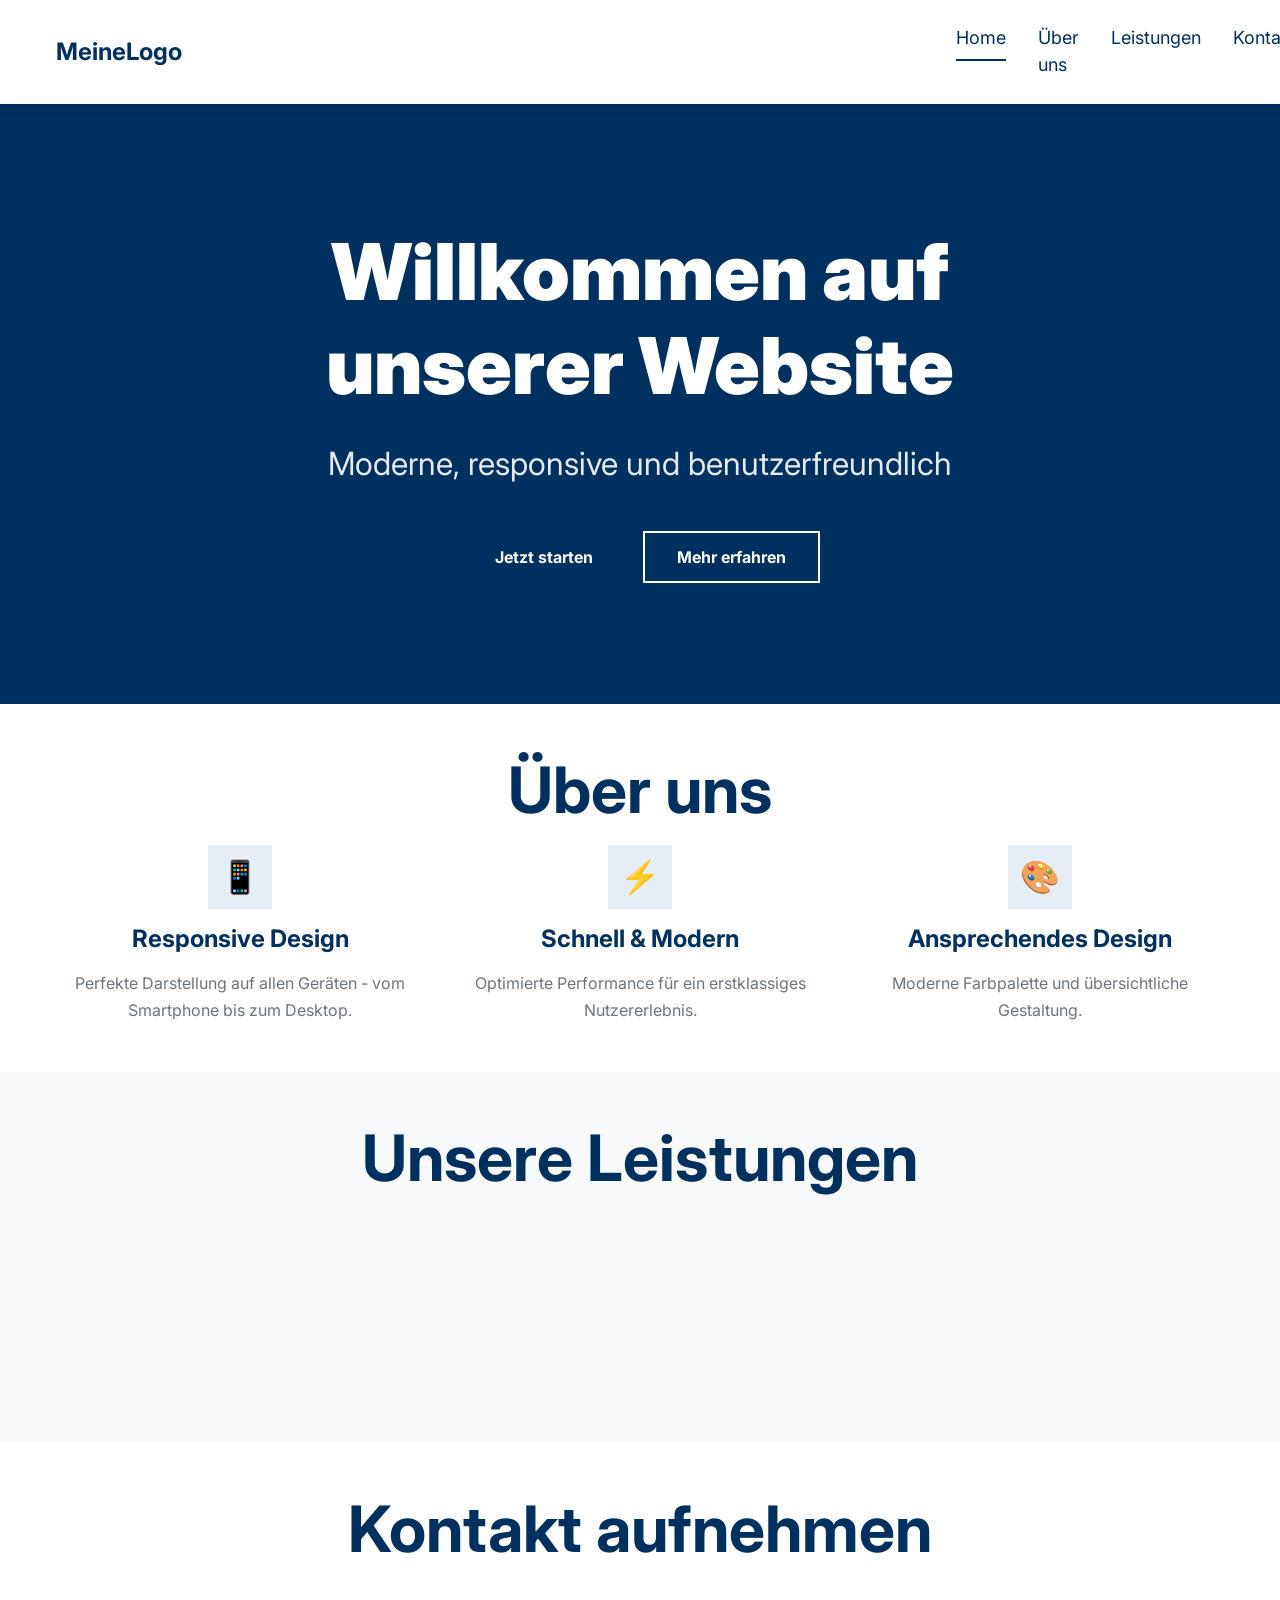
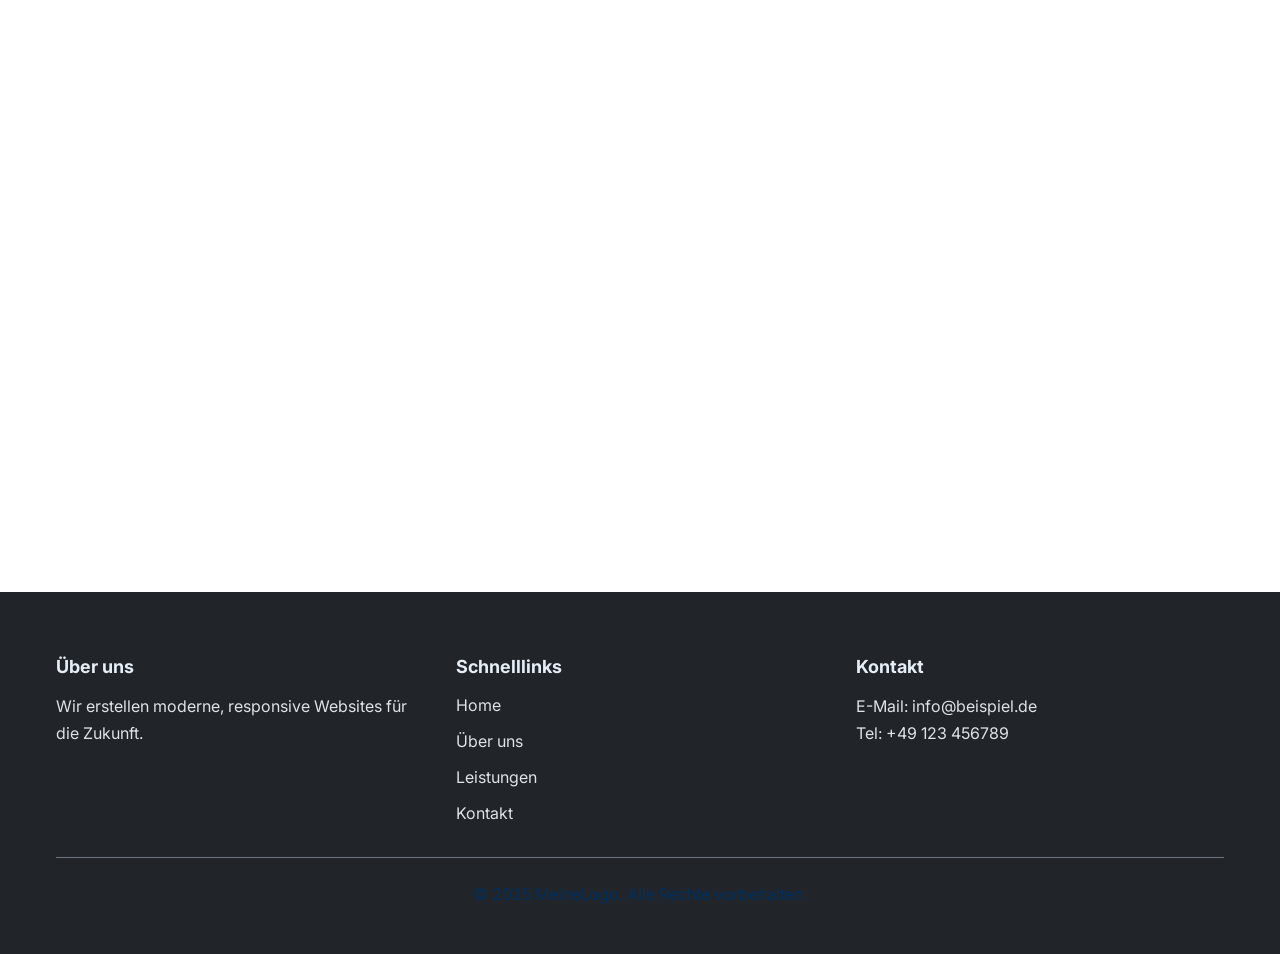
<file: index.html>
<!DOCTYPE html>
<html lang="de">
<head>
    <meta charset="UTF-8">
    <meta name="viewport" content="width=device-width, initial-scale=1.0">
    <meta name="description" content="Eine moderne, responsive Website">
    <title>Meine Website</title>
    <link rel="preconnect" href="https://fonts.googleapis.com">
    <link rel="preconnect" href="https://fonts.gstatic.com" crossorigin>
    <link href="https://fonts.googleapis.com/css2?family=Inter:wght@400;500;700;900&display=swap" rel="stylesheet">
    <link rel="stylesheet" href="styles.css">
</head>
<body>
    <!-- Navigation -->
    <nav class="navbar">
        <div class="container">
            <div class="nav-wrapper">
                <a href="#" class="logo">MeineLogo</a>
                <button class="menu-toggle" aria-label="Menü öffnen">
                    <span></span>
                    <span></span>
                    <span></span>
                </button>
                <ul class="nav-menu">
                    <li><a href="#home" class="nav-link active">Home</a></li>
                    <li><a href="#about" class="nav-link">Über uns</a></li>
                    <li><a href="#services" class="nav-link">Leistungen</a></li>
                    <li><a href="#contact" class="nav-link">Kontakt</a></li>
                    <li><a href="showroom.html" class="nav-link">Design System</a></li>
                </ul>
            </div>
        </div>
    </nav>

    <!-- Hero -->
    <header class="hero hero--blue" id="home">
        <div class="container">
            <div class="hero__content">
                <h1 class="hero__title">Willkommen auf unserer Website</h1>
                <p class="hero__subtitle">Moderne, responsive und benutzerfreundlich</p>
                <div class="hero__buttons">
                    <a href="#contact" class="btn btn--primary">Jetzt starten</a>
                    <a href="#about" class="btn btn--secondary-light">Mehr erfahren</a>
                </div>
            </div>
        </div>
    </header>

    <!-- Main Content -->
    <main>
        <!-- About Section -->
        <section class="section" id="about">
            <div class="container">
                <h2 class="heading heading--2xl heading--center heading--blue">Über uns</h2>
                <div class="block block--3col">
                    <div class="feature">
                        <div class="feature__icon">📱</div>
                        <h3 class="feature__title">Responsive Design</h3>
                        <p class="feature__description">Perfekte Darstellung auf allen Geräten - vom Smartphone bis zum Desktop.</p>
                    </div>
                    <div class="feature">
                        <div class="feature__icon">⚡</div>
                        <h3 class="feature__title">Schnell & Modern</h3>
                        <p class="feature__description">Optimierte Performance für ein erstklassiges Nutzererlebnis.</p>
                    </div>
                    <div class="feature">
                        <div class="feature__icon">🎨</div>
                        <h3 class="feature__title">Ansprechendes Design</h3>
                        <p class="feature__description">Moderne Farbpalette und übersichtliche Gestaltung.</p>
                    </div>
                </div>
            </div>
        </section>

        <!-- Services Section -->
        <section class="section section--gray" id="services">
            <div class="container">
                <h2 class="heading heading--2xl heading--center heading--blue">Unsere Leistungen</h2>
                <div class="block block--4col">
                    <div class="card">
                        <div class="card__content">
                            <h3 class="card__title">Webentwicklung</h3>
                            <p class="card__description">Professionelle Websites mit modernen Technologien</p>
                        </div>
                    </div>
                    <div class="card">
                        <div class="card__content">
                            <h3 class="card__title">UI/UX Design</h3>
                            <p class="card__description">Benutzerfreundliche Interfaces mit ansprechendem Design</p>
                        </div>
                    </div>
                    <div class="card">
                        <div class="card__content">
                            <h3 class="card__title">Beratung</h3>
                            <p class="card__description">Kompetente Unterstützung bei Ihren digitalen Projekten</p>
                        </div>
                    </div>
                    <div class="card">
                        <div class="card__content">
                            <h3 class="card__title">Wartung</h3>
                            <p class="card__description">Zuverlässiger Support und regelmäßige Updates</p>
                        </div>
                    </div>
                </div>
            </div>
        </section>

        <!-- Contact Section -->
        <section class="section" id="contact">
            <div class="container container--narrow">
                <h2 class="heading heading--2xl heading--center heading--blue">Kontakt aufnehmen</h2>
                <form class="card">
                    <div class="card__content">
                        <div class="form-group">
                            <label for="name">Name</label>
                            <input type="text" id="name" name="name" required>
                        </div>
                        <div class="form-group">
                            <label for="email">E-Mail</label>
                            <input type="email" id="email" name="email" required>
                        </div>
                        <div class="form-group">
                            <label for="message">Nachricht</label>
                            <textarea id="message" name="message" rows="5" required></textarea>
                        </div>
                        <button type="submit" class="btn btn--primary btn--full">Nachricht senden</button>
                    </div>
                </form>
            </div>
        </section>
    </main>

    <!-- Footer -->
    <footer class="footer">
        <div class="container">
            <div class="footer-content">
                <div class="footer-section">
                    <h4>Über uns</h4>
                    <p>Wir erstellen moderne, responsive Websites für die Zukunft.</p>
                </div>
                <div class="footer-section">
                    <h4>Schnelllinks</h4>
                    <ul class="footer-links">
                        <li><a href="#home">Home</a></li>
                        <li><a href="#about">Über uns</a></li>
                        <li><a href="#services">Leistungen</a></li>
                        <li><a href="#contact">Kontakt</a></li>
                    </ul>
                </div>
                <div class="footer-section">
                    <h4>Kontakt</h4>
                    <p>E-Mail: info@beispiel.de<br>
                    Tel: +49 123 456789</p>
                </div>
            </div>
            <div class="footer-bottom">
                <p>&copy; 2025 MeineLogo. Alle Rechte vorbehalten.</p>
            </div>
        </div>
    </footer>

    <script src="script.js"></script>
</body>
</html>
</file>
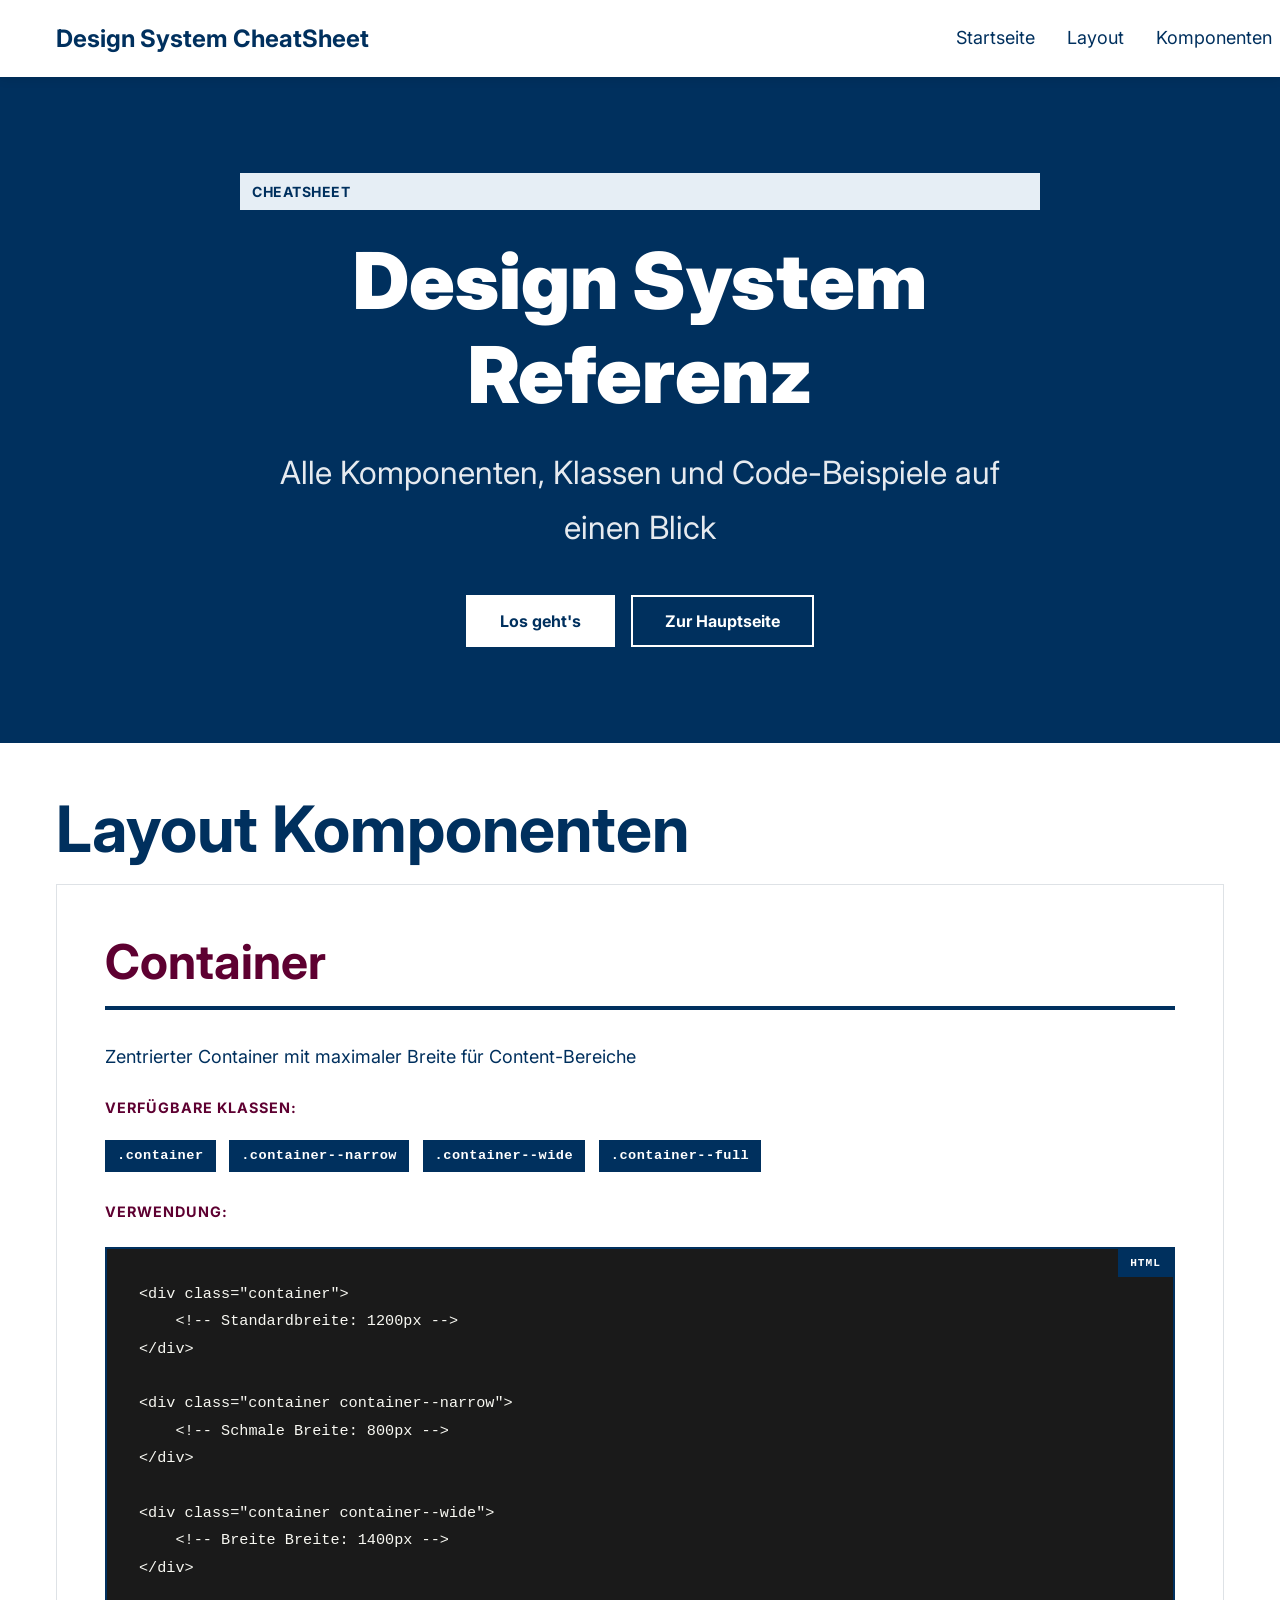
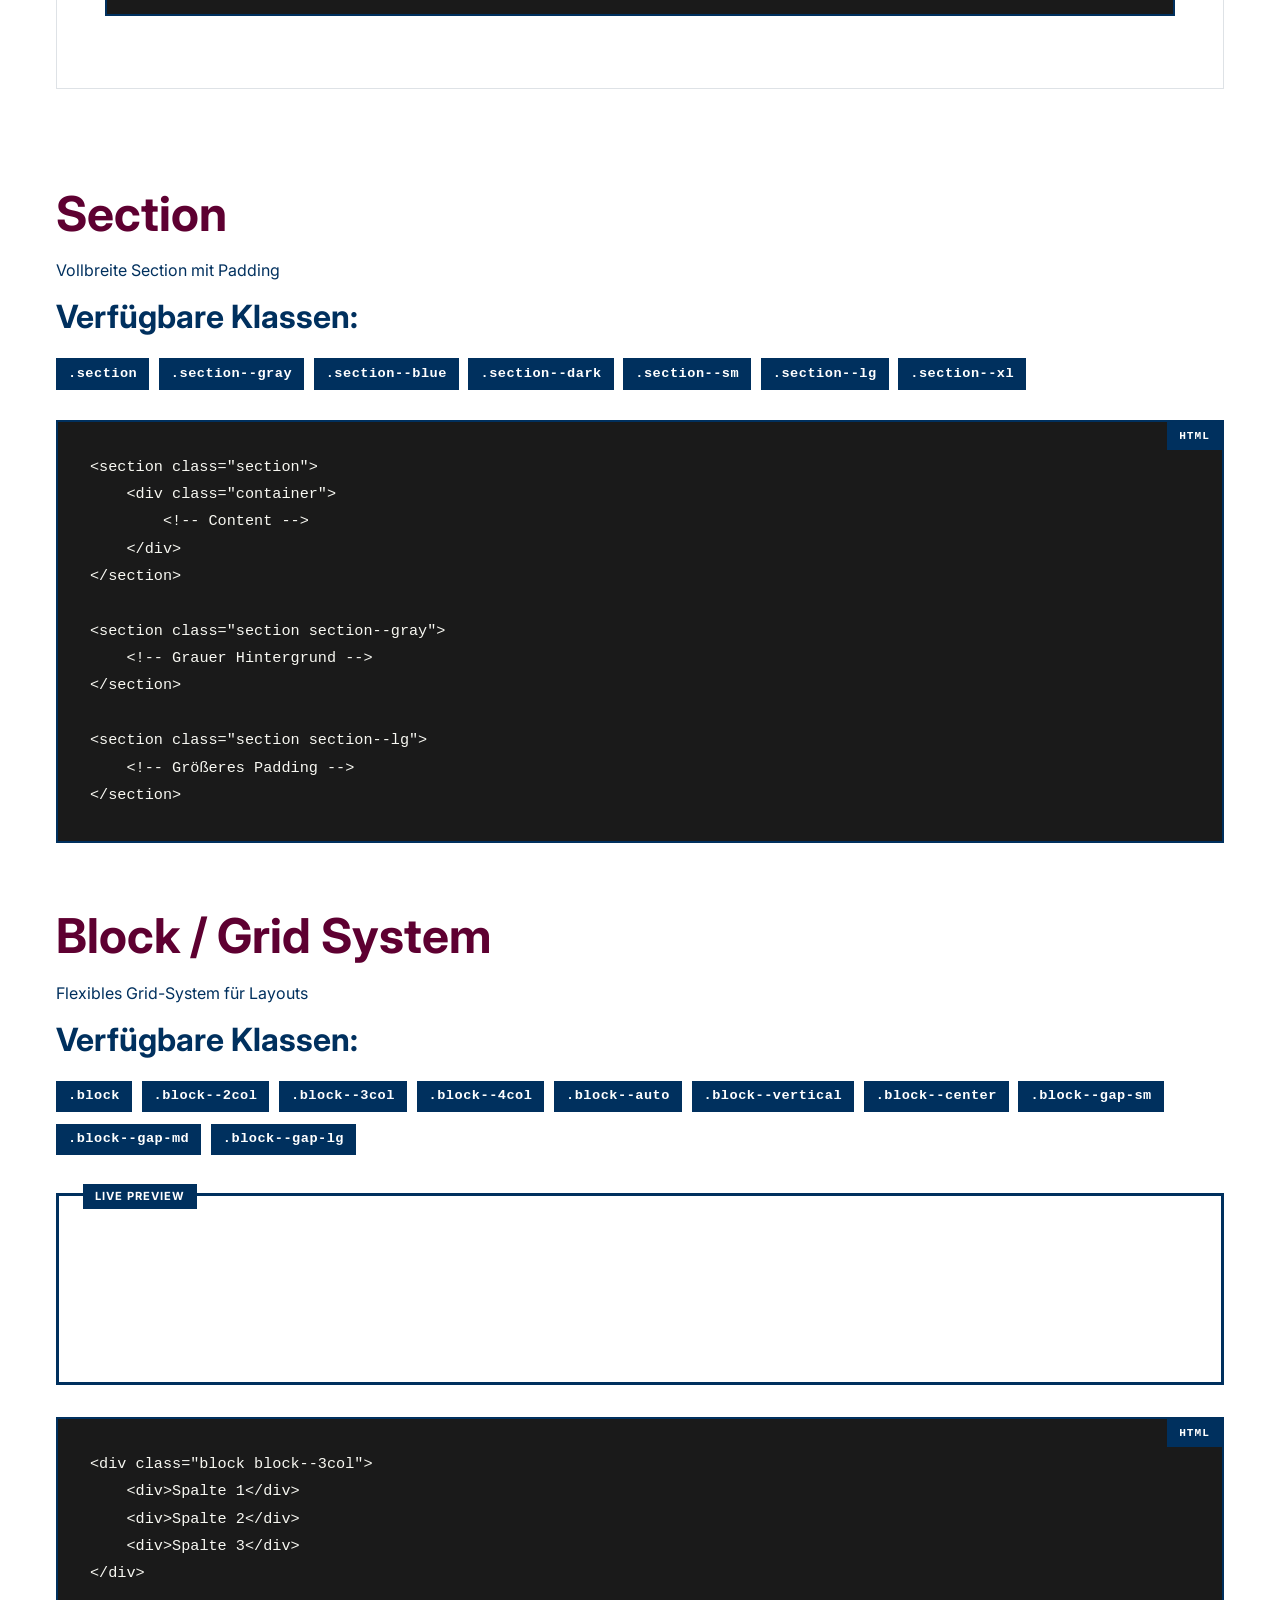
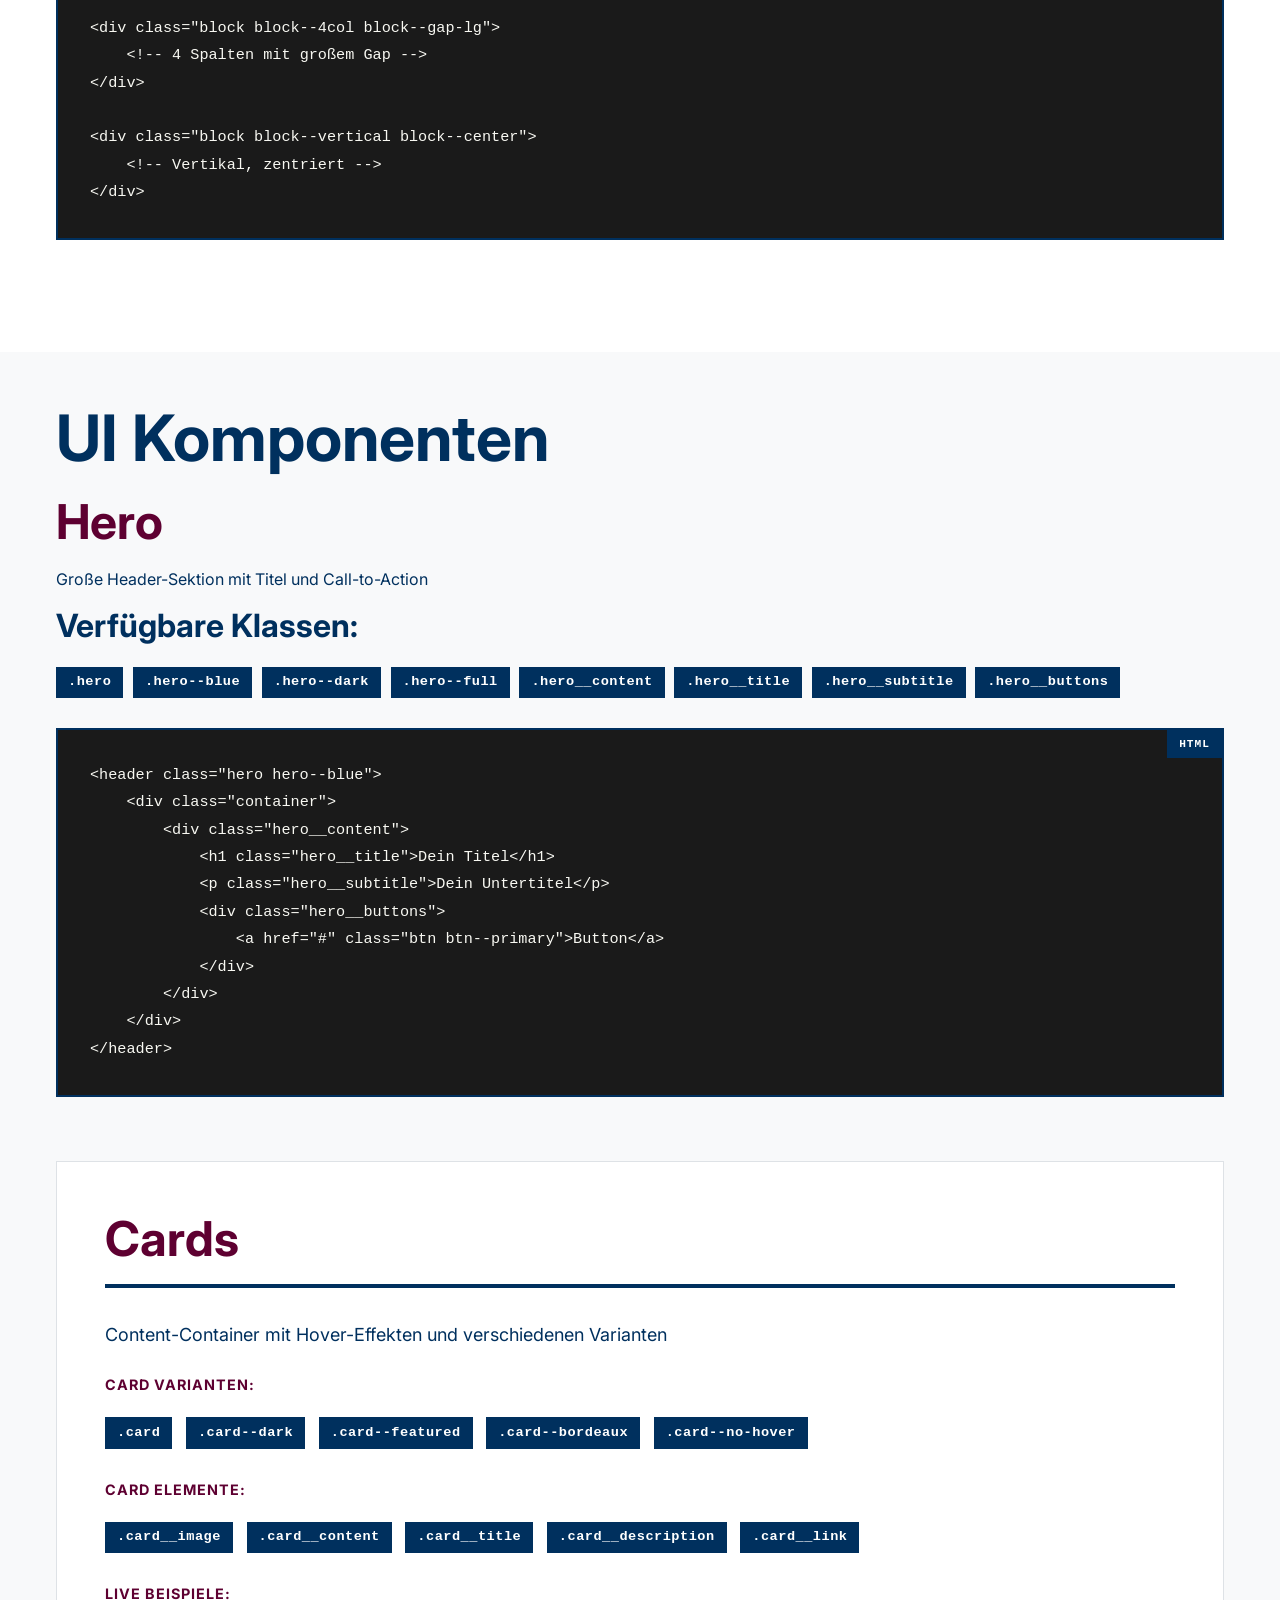
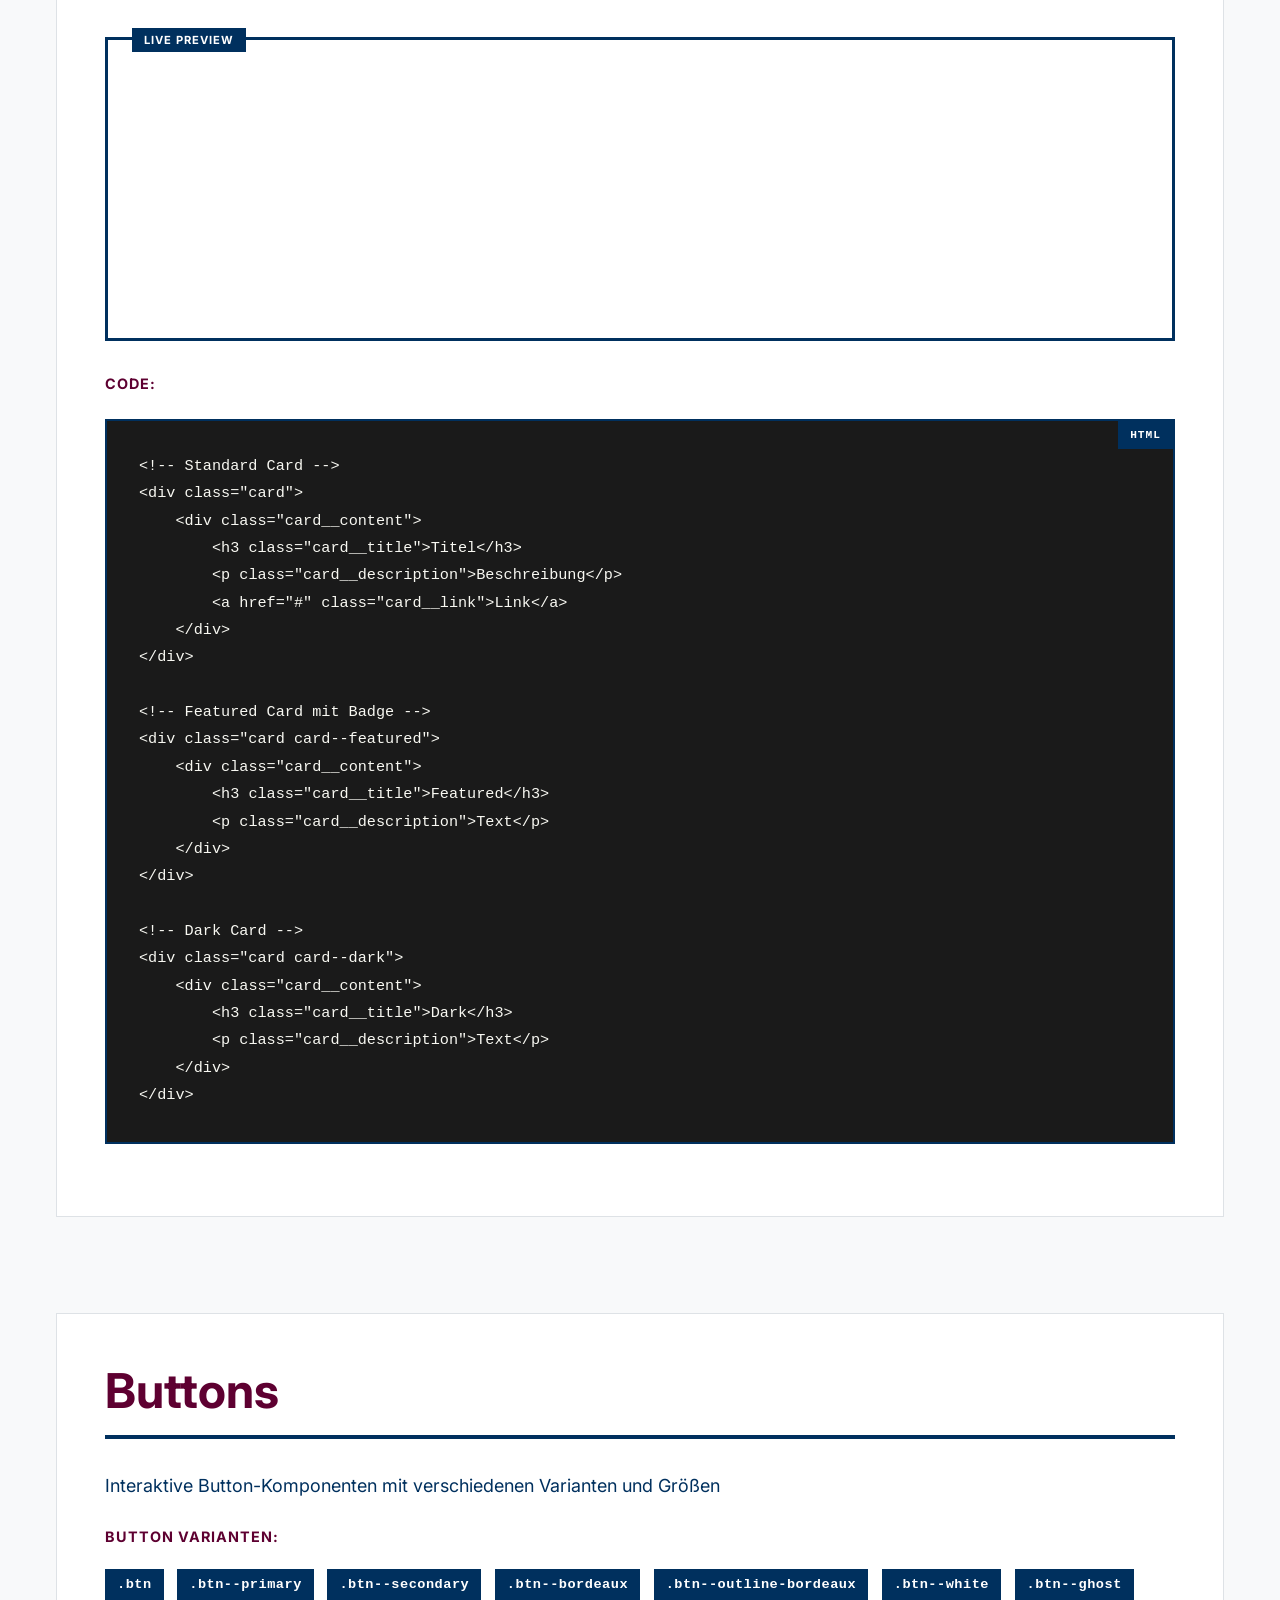
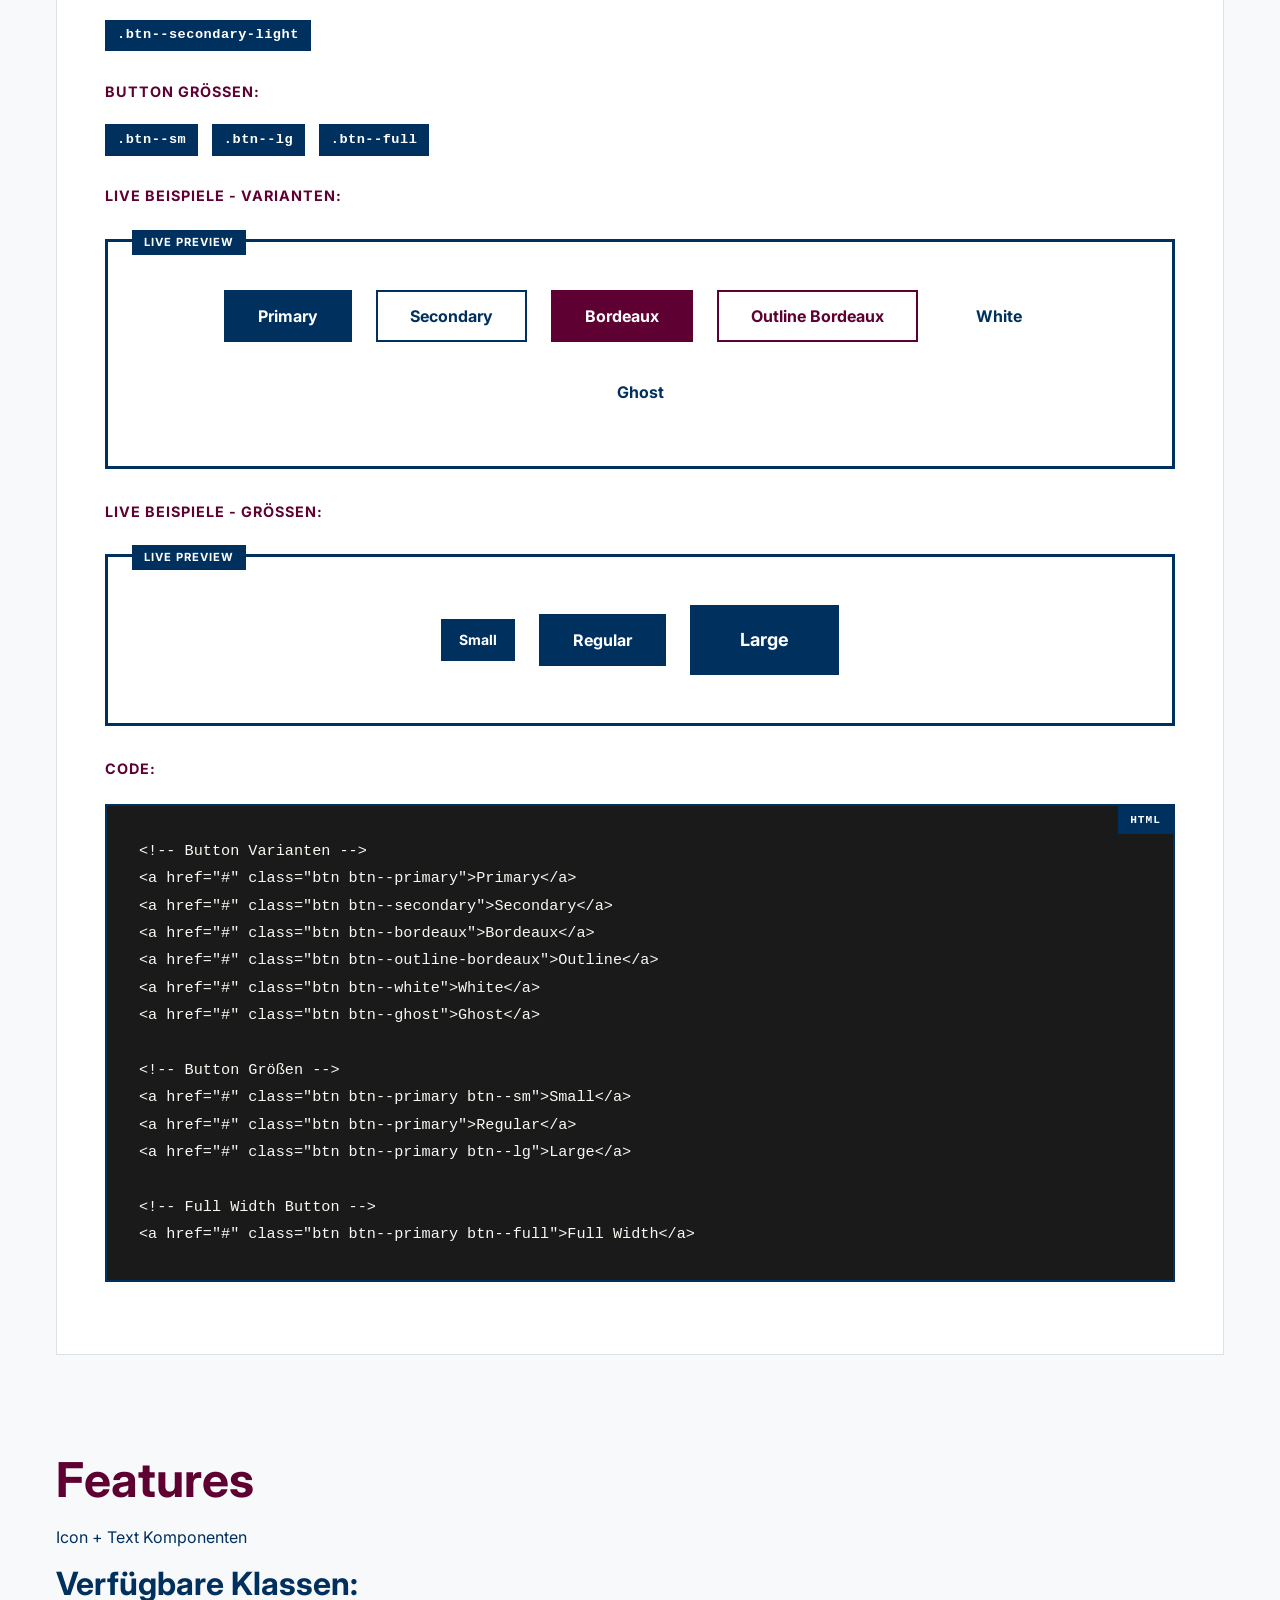
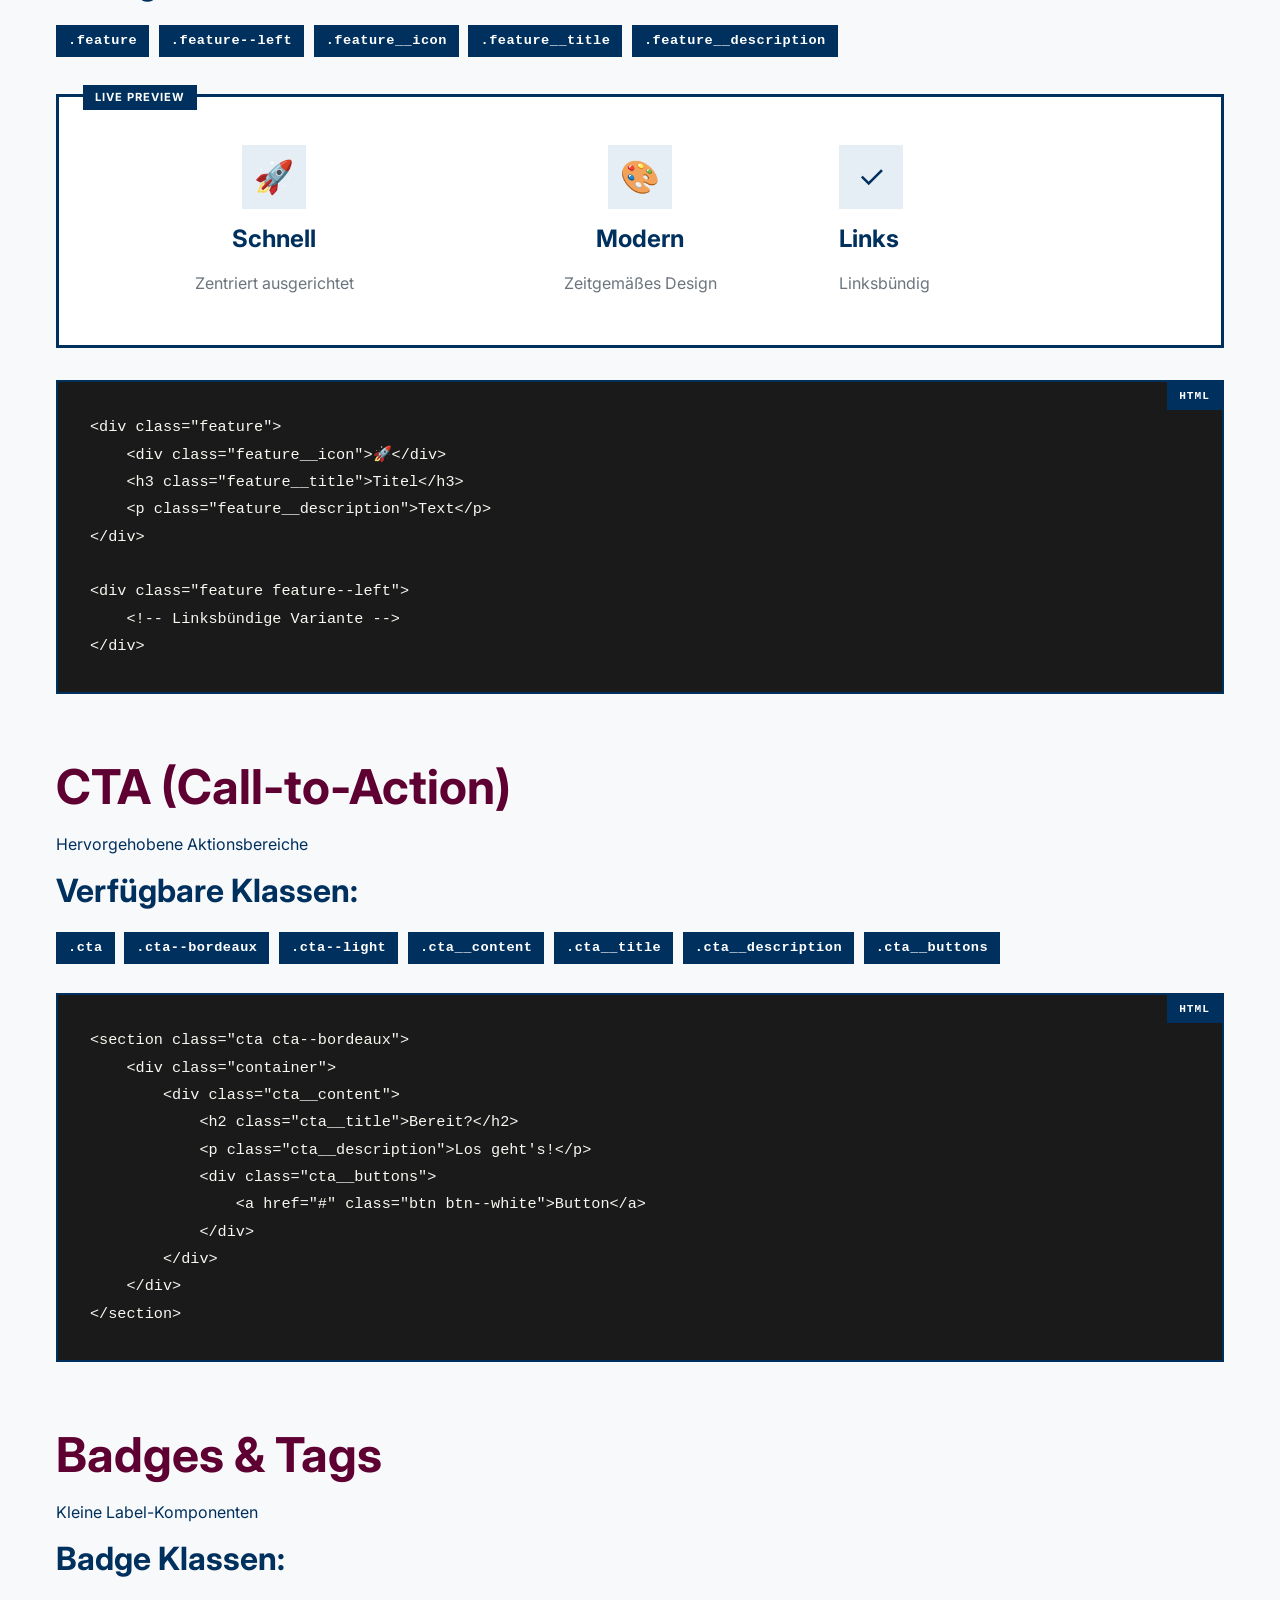
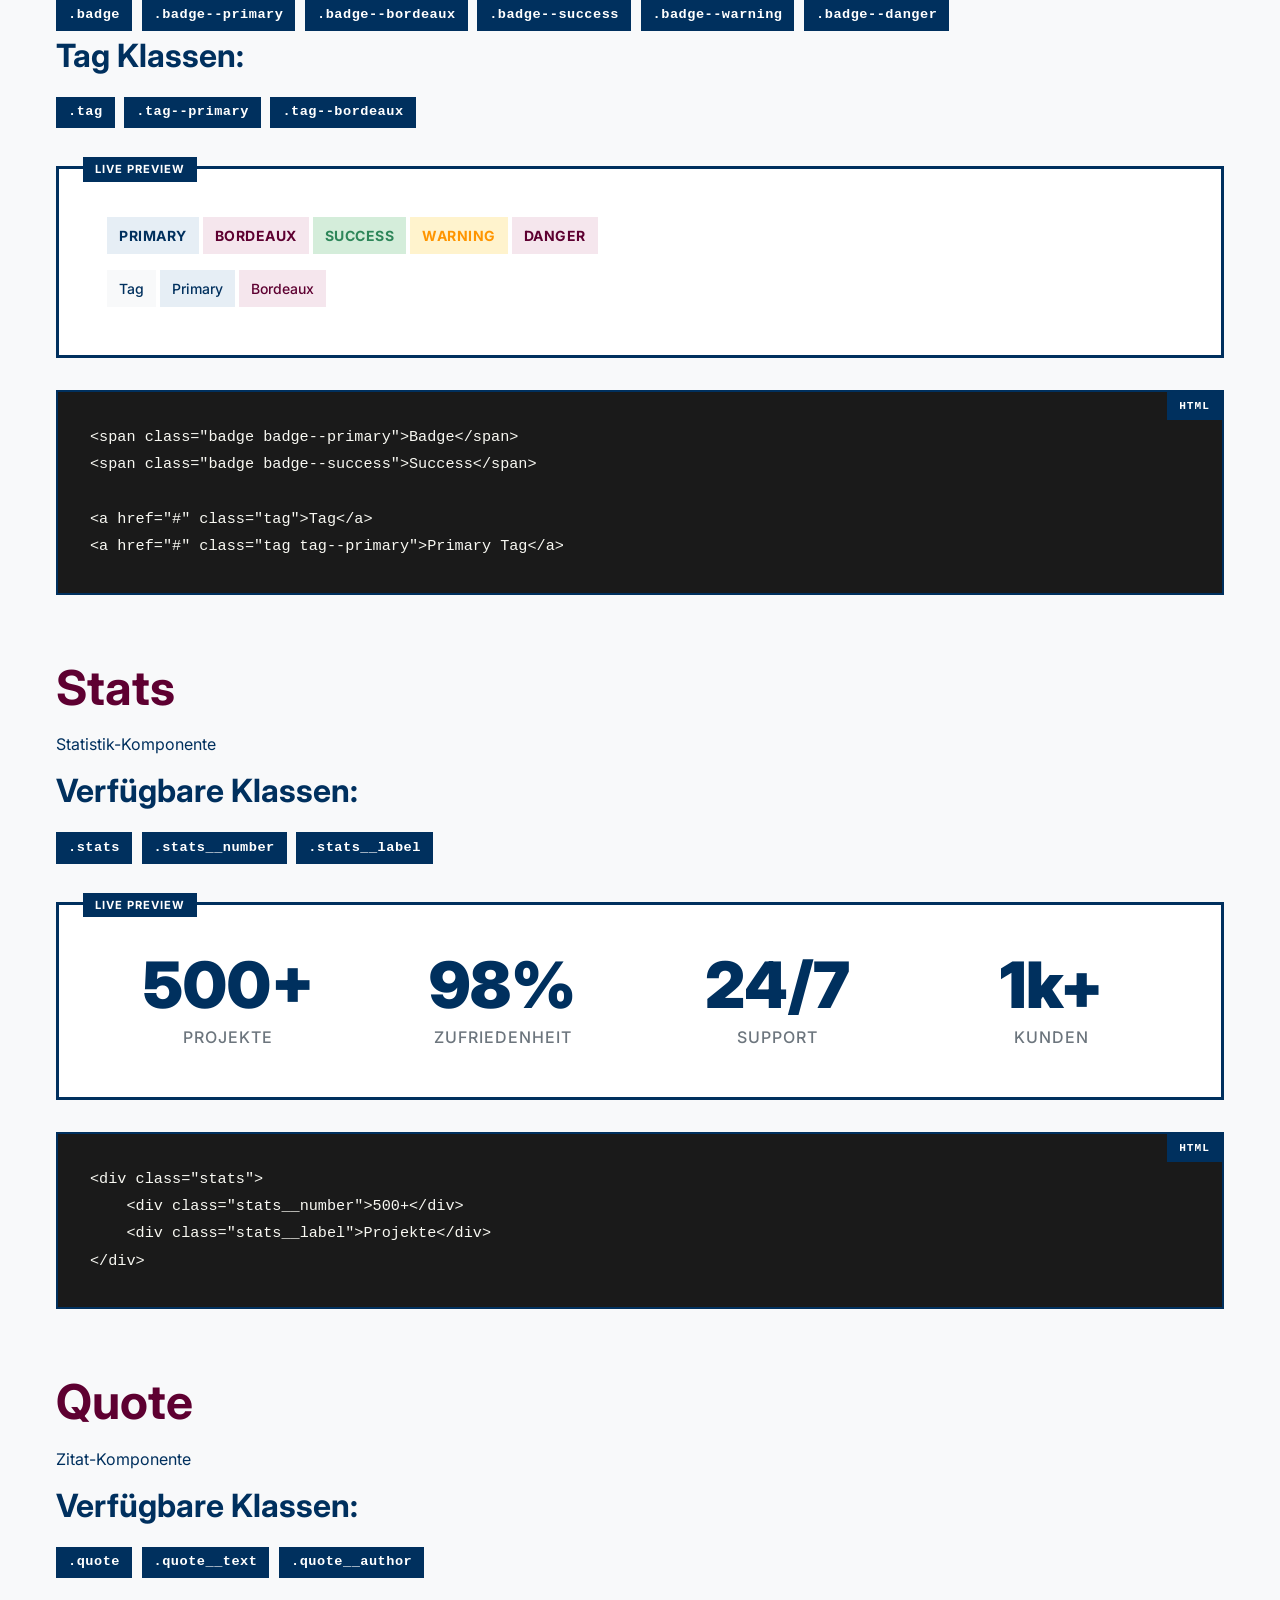
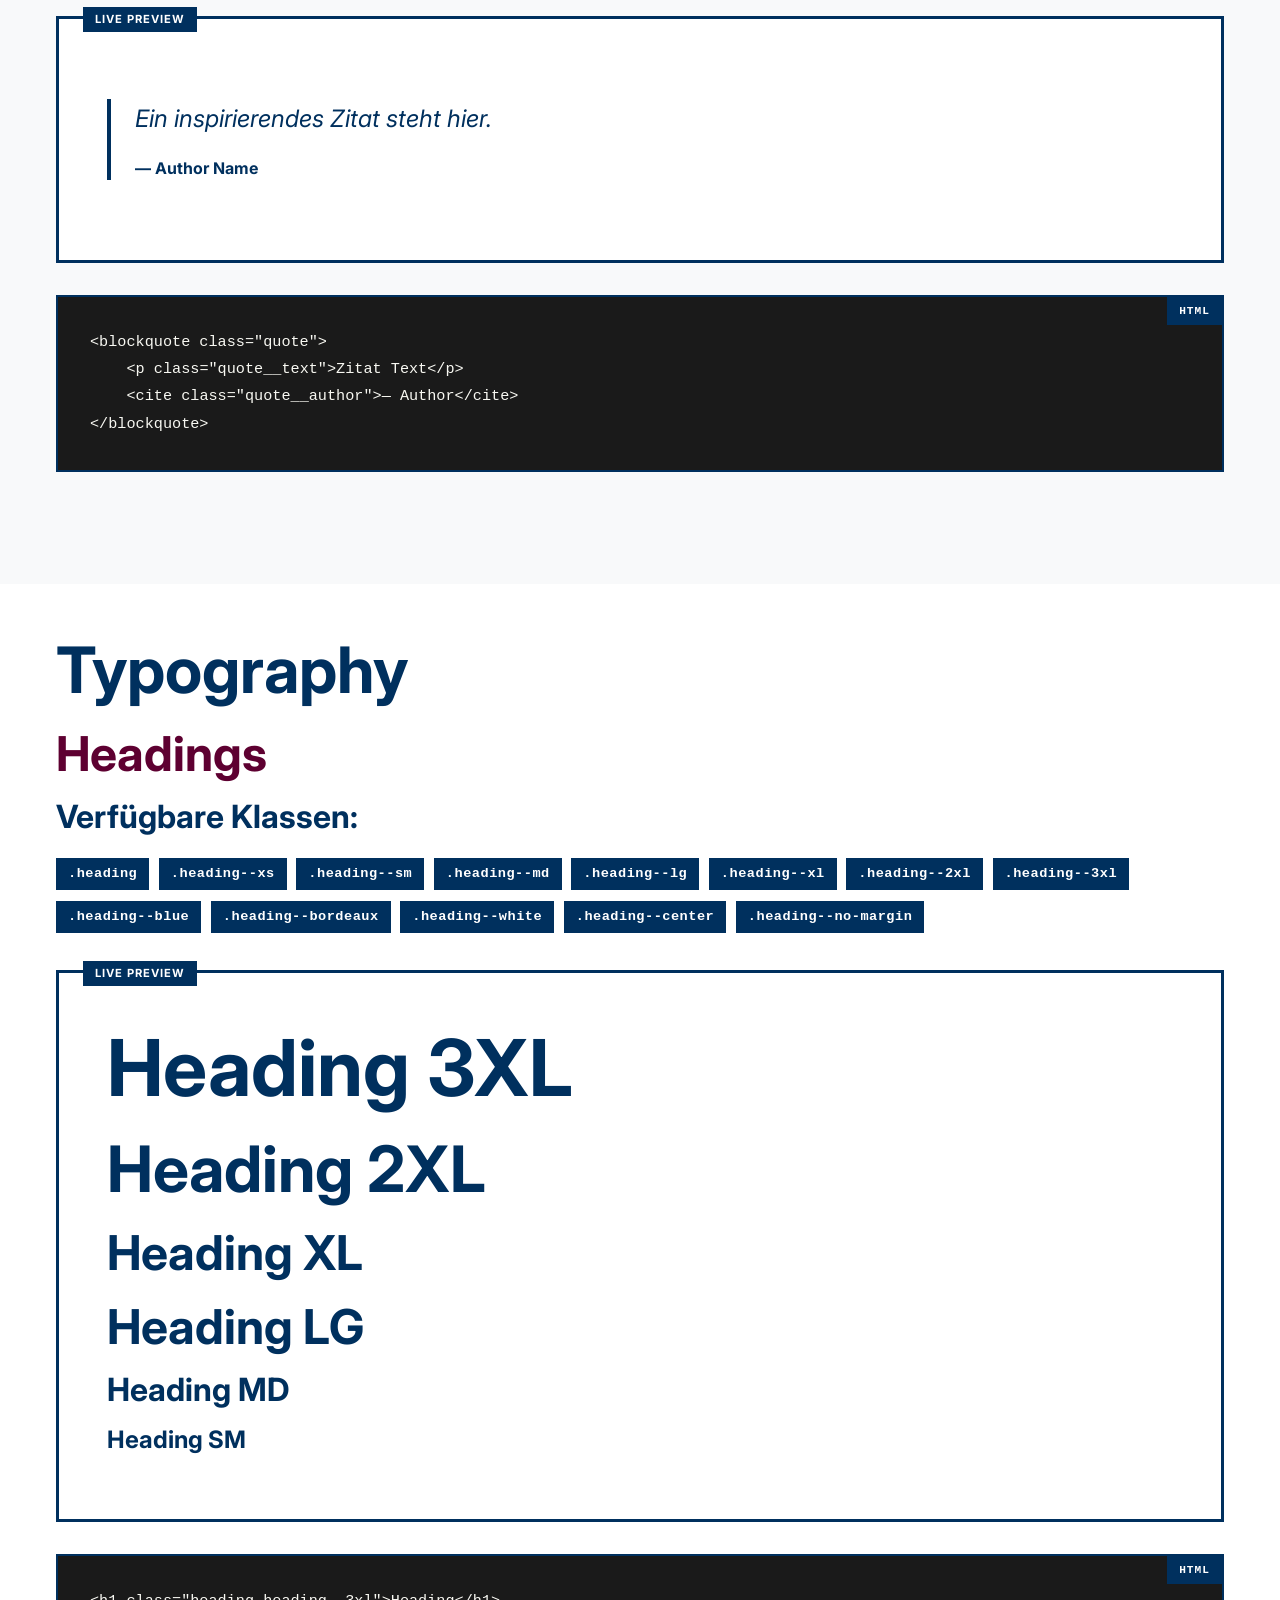
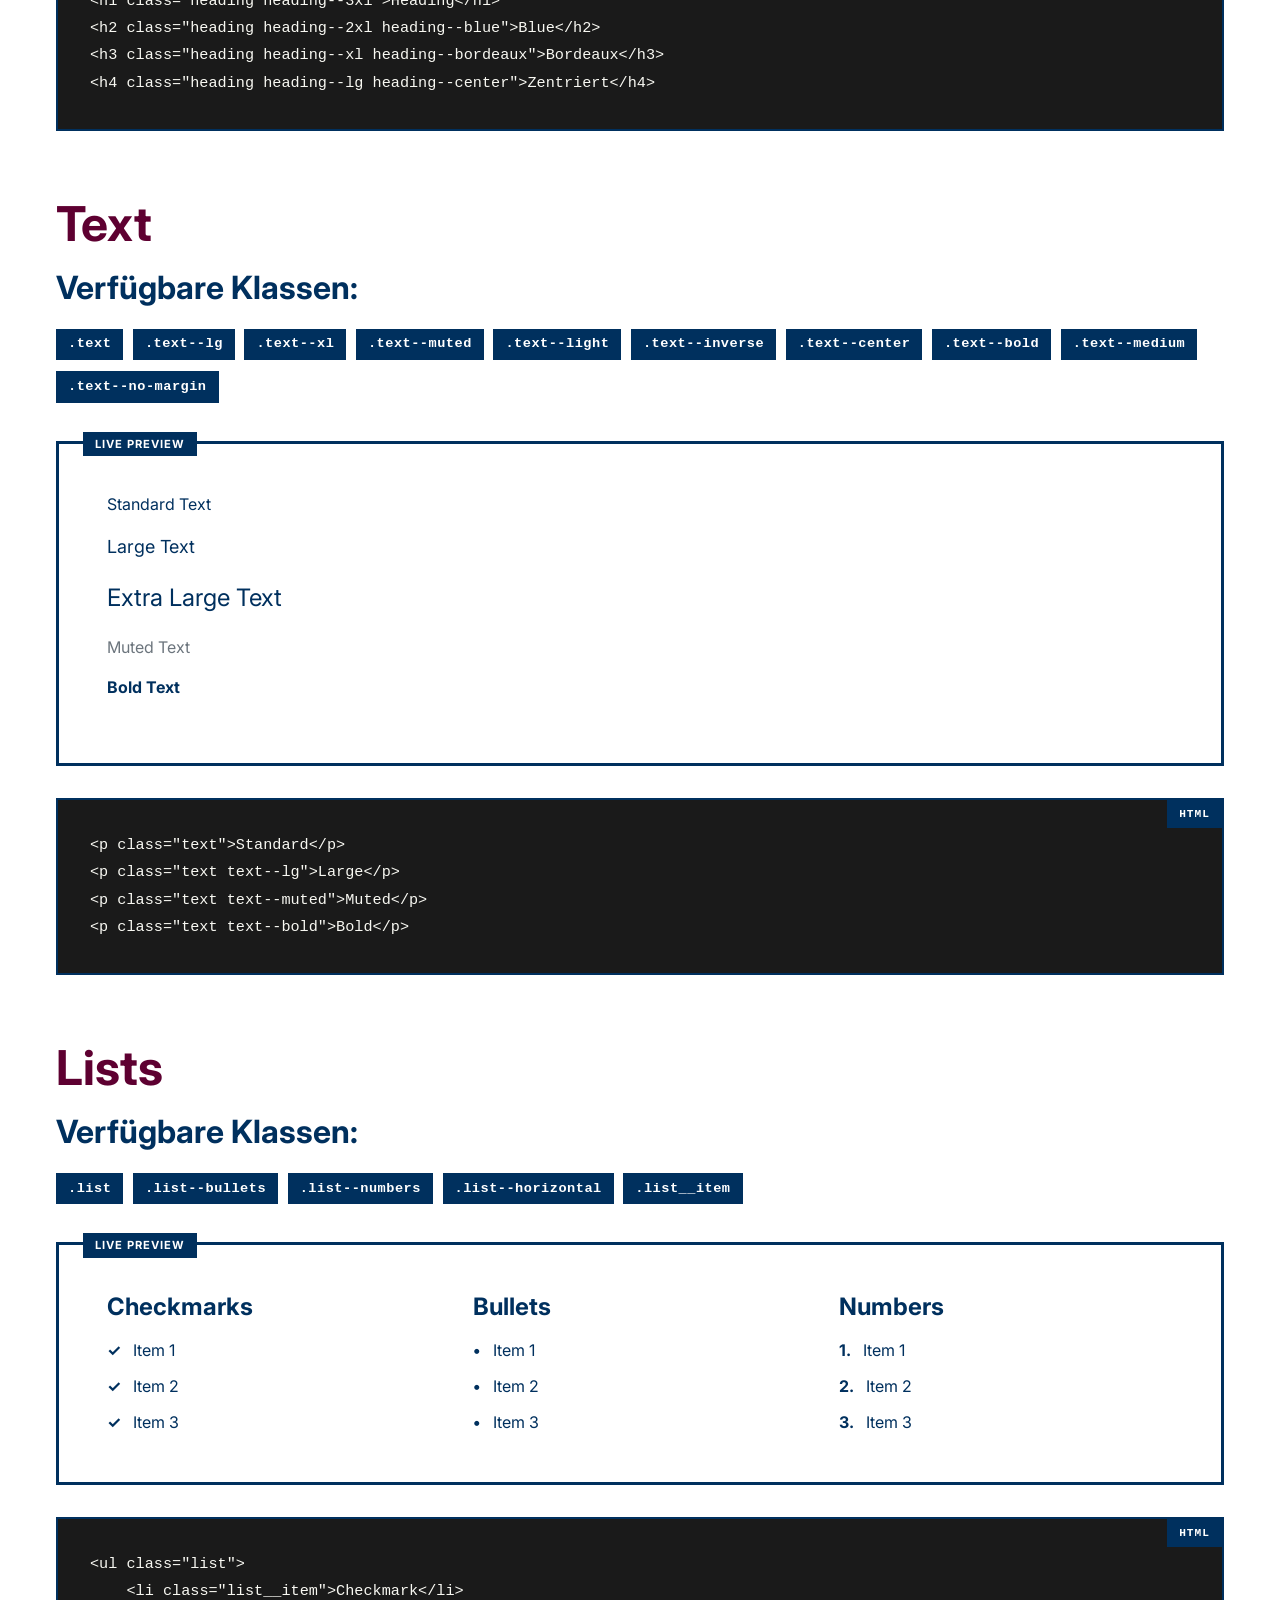
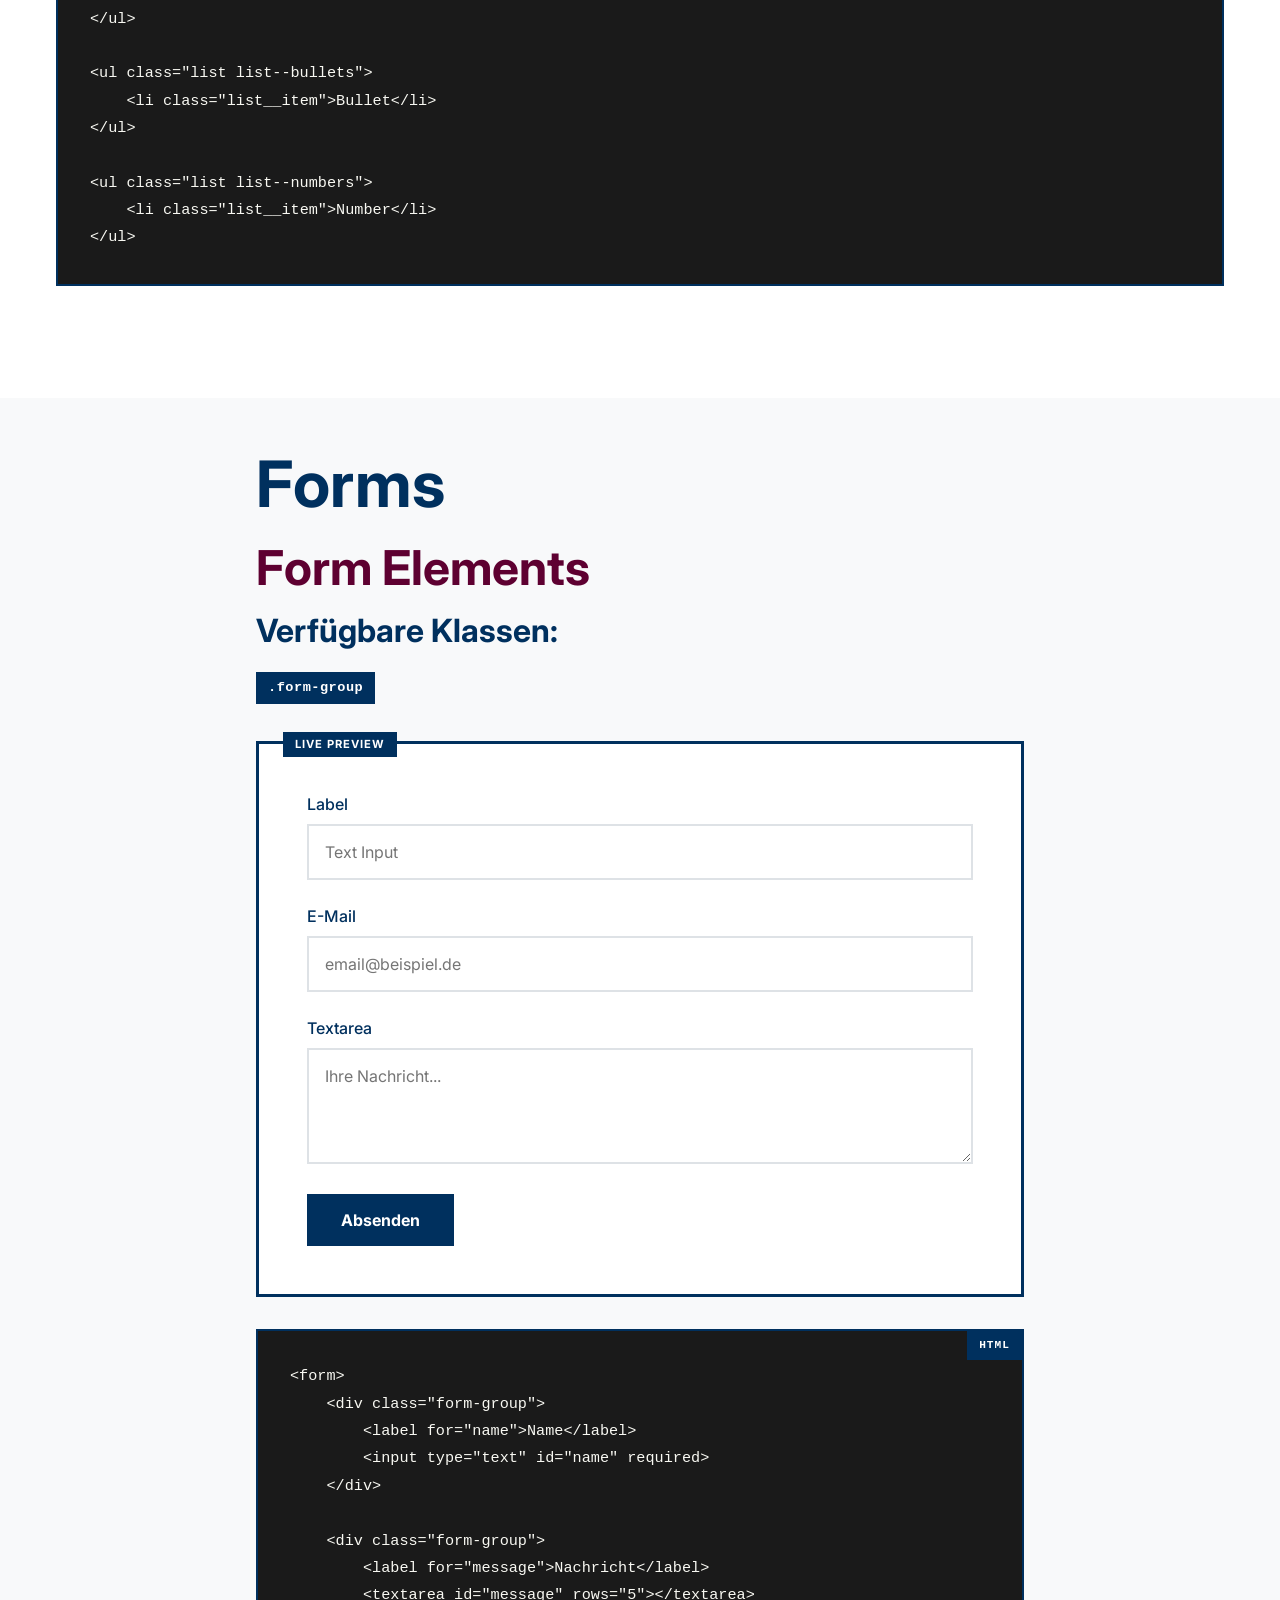
<file: showroom.html>
<!DOCTYPE html>
<html lang="de">
<head>
    <meta charset="UTF-8">
    <meta name="viewport" content="width=device-width, initial-scale=1.0">
    <meta name="description" content="Design System CheatSheet - Alle Komponenten mit Code-Beispielen">
    <title>Design System CheatSheet</title>
    <link rel="preconnect" href="https://fonts.googleapis.com">
    <link rel="preconnect" href="https://fonts.gstatic.com" crossorigin>
    <link href="https://fonts.googleapis.com/css2?family=Inter:wght@400;500;700;900&display=swap" rel="stylesheet">
    <link rel="stylesheet" href="styles.css">
    <style>
        .code-block {
            background: #1a1a1a;
            color: #f8f8f2;
            padding: var(--space-xl);
            margin: var(--space-lg) 0;
            overflow-x: auto;
            font-family: 'Courier New', Monaco, monospace;
            font-size: 0.95rem;
            line-height: 1.8;
            border: 2px solid var(--color-blue-primary);
            position: relative;
        }
        .code-block::before {
            content: 'HTML';
            position: absolute;
            top: 0;
            right: 0;
            background: var(--color-blue-primary);
            color: white;
            padding: 0.25rem 0.75rem;
            font-size: 0.7rem;
            font-weight: bold;
            letter-spacing: 1px;
        }
        .code-block pre {
            margin: 0;
            color: #f8f8f2;
            white-space: pre-wrap;
            word-wrap: break-word;
        }
        .component-box {
            border: 3px solid var(--color-blue-primary);
            padding: var(--space-2xl);
            margin: var(--space-xl) 0;
            background: white;
            position: relative;
        }
        .component-box::before {
            content: 'LIVE PREVIEW';
            position: absolute;
            top: -12px;
            left: var(--space-lg);
            background: var(--color-blue-primary);
            color: white;
            padding: 0.25rem 0.75rem;
            font-size: 0.7rem;
            font-weight: bold;
            letter-spacing: 1px;
        }
        .class-tag {
            display: inline-block;
            background: var(--color-blue-primary);
            color: white;
            padding: 0.35rem 0.75rem;
            font-family: 'Courier New', monospace;
            font-size: 0.85rem;
            margin: 0.35rem 0.35rem 0.35rem 0;
            font-weight: 600;
            letter-spacing: 0.5px;
        }
        .class-tags-wrapper {
            display: flex;
            flex-wrap: wrap;
            gap: 0.5rem;
            margin: var(--space-md) 0;
        }
        .component-section {
            margin-bottom: var(--space-5xl);
            padding: var(--space-2xl);
            background: white;
            border: 1px solid var(--color-border);
        }
        .component-section-title {
            border-bottom: 4px solid var(--color-blue-primary);
            padding-bottom: var(--space-md);
            margin-bottom: var(--space-xl);
        }
        .example-label {
            font-weight: bold;
            color: var(--color-bordeaux);
            margin: var(--space-lg) 0 var(--space-md) 0;
            text-transform: uppercase;
            letter-spacing: 1px;
            font-size: 0.9rem;
        }
    </style>
</head>
<body>
    <!-- Navigation -->
    <nav class="navbar">
        <div class="container">
            <div class="nav-wrapper">
                <a href="index.html" class="logo">Design System CheatSheet</a>
                <button class="menu-toggle" aria-label="Menü öffnen">
                    <span></span>
                    <span></span>
                    <span></span>
                </button>
                <ul class="nav-menu">
                    <li><a href="index.html" class="nav-link">Startseite</a></li>
                    <li><a href="#layout" class="nav-link">Layout</a></li>
                    <li><a href="#components" class="nav-link">Komponenten</a></li>
                    <li><a href="#typography" class="nav-link">Typography</a></li>
                    <li><a href="#forms" class="nav-link">Forms</a></li>
                </ul>
            </div>
        </div>
    </nav>

    <!-- Hero -->
    <header class="hero hero--blue">
        <div class="container">
            <div class="hero__content">
                <span class="badge badge--primary">CheatSheet</span>
                <h1 class="hero__title">Design System Referenz</h1>
                <p class="hero__subtitle">Alle Komponenten, Klassen und Code-Beispiele auf einen Blick</p>
                <div class="hero__buttons">
                    <a href="#layout" class="btn btn--white">Los geht's</a>
                    <a href="index.html" class="btn btn--secondary-light">Zur Hauptseite</a>
                </div>
            </div>
        </div>
    </header>

    <main>
        <!-- Layout Section -->
        <section class="section" id="layout">
            <div class="container">
                <h2 class="heading heading--2xl heading--blue">Layout Komponenten</h2>

                <!-- Container -->
                <article class="component-section">
                    <h3 class="heading heading--xl heading--bordeaux component-section-title">Container</h3>
                    <p class="text text--lg">Zentrierter Container mit maximaler Breite für Content-Bereiche</p>

                    <div class="example-label">Verfügbare Klassen:</div>
                    <div class="class-tags-wrapper">
                        <span class="class-tag">.container</span>
                        <span class="class-tag">.container--narrow</span>
                        <span class="class-tag">.container--wide</span>
                        <span class="class-tag">.container--full</span>
                    </div>

                    <div class="example-label">Verwendung:</div>
                    <div class="code-block"><pre>&lt;div class="container"&gt;
    &lt;!-- Standardbreite: 1200px --&gt;
&lt;/div&gt;

&lt;div class="container container--narrow"&gt;
    &lt;!-- Schmale Breite: 800px --&gt;
&lt;/div&gt;

&lt;div class="container container--wide"&gt;
    &lt;!-- Breite Breite: 1400px --&gt;
&lt;/div&gt;</pre></div>
                </article>

                <!-- Section -->
                <article style="margin-bottom: var(--space-3xl);">
                    <h3 class="heading heading--xl heading--bordeaux">Section</h3>
                    <p class="text">Vollbreite Section mit Padding</p>

                    <h4 class="heading heading--md">Verfügbare Klassen:</h4>
                    <div>
                        <span class="class-tag">.section</span>
                        <span class="class-tag">.section--gray</span>
                        <span class="class-tag">.section--blue</span>
                        <span class="class-tag">.section--dark</span>
                        <span class="class-tag">.section--sm</span>
                        <span class="class-tag">.section--lg</span>
                        <span class="class-tag">.section--xl</span>
                    </div>

                    <div class="code-block"><pre>&lt;section class="section"&gt;
    &lt;div class="container"&gt;
        &lt;!-- Content --&gt;
    &lt;/div&gt;
&lt;/section&gt;

&lt;section class="section section--gray"&gt;
    &lt;!-- Grauer Hintergrund --&gt;
&lt;/section&gt;

&lt;section class="section section--lg"&gt;
    &lt;!-- Größeres Padding --&gt;
&lt;/section&gt;</pre></div>
                </article>

                <!-- Block System -->
                <article style="margin-bottom: var(--space-3xl);">
                    <h3 class="heading heading--xl heading--bordeaux">Block / Grid System</h3>
                    <p class="text">Flexibles Grid-System für Layouts</p>

                    <h4 class="heading heading--md">Verfügbare Klassen:</h4>
                    <div>
                        <span class="class-tag">.block</span>
                        <span class="class-tag">.block--2col</span>
                        <span class="class-tag">.block--3col</span>
                        <span class="class-tag">.block--4col</span>
                        <span class="class-tag">.block--auto</span>
                        <span class="class-tag">.block--vertical</span>
                        <span class="class-tag">.block--center</span>
                        <span class="class-tag">.block--gap-sm</span>
                        <span class="class-tag">.block--gap-md</span>
                        <span class="class-tag">.block--gap-lg</span>
                    </div>

                    <div class="component-box">
                        <div class="block block--3col">
                            <div class="card"><div class="card__content"><p class="text text--center">1</p></div></div>
                            <div class="card"><div class="card__content"><p class="text text--center">2</p></div></div>
                            <div class="card"><div class="card__content"><p class="text text--center">3</p></div></div>
                        </div>
                    </div>

                    <div class="code-block"><pre>&lt;div class="block block--3col"&gt;
    &lt;div&gt;Spalte 1&lt;/div&gt;
    &lt;div&gt;Spalte 2&lt;/div&gt;
    &lt;div&gt;Spalte 3&lt;/div&gt;
&lt;/div&gt;

&lt;div class="block block--4col block--gap-lg"&gt;
    &lt;!-- 4 Spalten mit großem Gap --&gt;
&lt;/div&gt;

&lt;div class="block block--vertical block--center"&gt;
    &lt;!-- Vertikal, zentriert --&gt;
&lt;/div&gt;</pre></div>
                </article>
            </div>
        </section>

        <!-- Components Section -->
        <section class="section section--gray" id="components">
            <div class="container">
                <h2 class="heading heading--2xl heading--blue">UI Komponenten</h2>

                <!-- Hero Component -->
                <article style="margin-bottom: var(--space-3xl);">
                    <h3 class="heading heading--xl heading--bordeaux">Hero</h3>
                    <p class="text">Große Header-Sektion mit Titel und Call-to-Action</p>

                    <h4 class="heading heading--md">Verfügbare Klassen:</h4>
                    <div>
                        <span class="class-tag">.hero</span>
                        <span class="class-tag">.hero--blue</span>
                        <span class="class-tag">.hero--dark</span>
                        <span class="class-tag">.hero--full</span>
                        <span class="class-tag">.hero__content</span>
                        <span class="class-tag">.hero__title</span>
                        <span class="class-tag">.hero__subtitle</span>
                        <span class="class-tag">.hero__buttons</span>
                    </div>

                    <div class="code-block"><pre>&lt;header class="hero hero--blue"&gt;
    &lt;div class="container"&gt;
        &lt;div class="hero__content"&gt;
            &lt;h1 class="hero__title"&gt;Dein Titel&lt;/h1&gt;
            &lt;p class="hero__subtitle"&gt;Dein Untertitel&lt;/p&gt;
            &lt;div class="hero__buttons"&gt;
                &lt;a href="#" class="btn btn--primary"&gt;Button&lt;/a&gt;
            &lt;/div&gt;
        &lt;/div&gt;
    &lt;/div&gt;
&lt;/header&gt;</pre></div>
                </article>

                <!-- Cards -->
                <article class="component-section">
                    <h3 class="heading heading--xl heading--bordeaux component-section-title">Cards</h3>
                    <p class="text text--lg">Content-Container mit Hover-Effekten und verschiedenen Varianten</p>

                    <div class="example-label">Card Varianten:</div>
                    <div class="class-tags-wrapper">
                        <span class="class-tag">.card</span>
                        <span class="class-tag">.card--dark</span>
                        <span class="class-tag">.card--featured</span>
                        <span class="class-tag">.card--bordeaux</span>
                        <span class="class-tag">.card--no-hover</span>
                    </div>

                    <div class="example-label">Card Elemente:</div>
                    <div class="class-tags-wrapper">
                        <span class="class-tag">.card__image</span>
                        <span class="class-tag">.card__content</span>
                        <span class="class-tag">.card__title</span>
                        <span class="class-tag">.card__description</span>
                        <span class="class-tag">.card__link</span>
                    </div>

                    <div class="example-label">Live Beispiele:</div>
                    <div class="component-box">
                        <div class="block block--3col">
                            <div class="card">
                                <div class="card__content">
                                    <h3 class="card__title">Standard Card</h3>
                                    <p class="card__description">Eine normale Card mit Inhalt und Hover-Effekt</p>
                                    <a href="#" class="card__link">Mehr erfahren</a>
                                </div>
                            </div>
                            <div class="card card--featured">
                                <div class="card__content">
                                    <h3 class="card__title">Featured Card</h3>
                                    <p class="card__description">Mit automatischem Badge</p>
                                    <a href="#" class="card__link">Details ansehen</a>
                                </div>
                            </div>
                            <div class="card card--dark">
                                <div class="card__content">
                                    <h3 class="card__title">Dark Card</h3>
                                    <p class="card__description">Dunkler Hintergrund mit hellem Text</p>
                                    <a href="#" class="card__link">Entdecken</a>
                                </div>
                            </div>
                        </div>
                    </div>

                    <div class="example-label">Code:</div>
                    <div class="code-block"><pre>&lt;!-- Standard Card --&gt;
&lt;div class="card"&gt;
    &lt;div class="card__content"&gt;
        &lt;h3 class="card__title"&gt;Titel&lt;/h3&gt;
        &lt;p class="card__description"&gt;Beschreibung&lt;/p&gt;
        &lt;a href="#" class="card__link"&gt;Link&lt;/a&gt;
    &lt;/div&gt;
&lt;/div&gt;

&lt;!-- Featured Card mit Badge --&gt;
&lt;div class="card card--featured"&gt;
    &lt;div class="card__content"&gt;
        &lt;h3 class="card__title"&gt;Featured&lt;/h3&gt;
        &lt;p class="card__description"&gt;Text&lt;/p&gt;
    &lt;/div&gt;
&lt;/div&gt;

&lt;!-- Dark Card --&gt;
&lt;div class="card card--dark"&gt;
    &lt;div class="card__content"&gt;
        &lt;h3 class="card__title"&gt;Dark&lt;/h3&gt;
        &lt;p class="card__description"&gt;Text&lt;/p&gt;
    &lt;/div&gt;
&lt;/div&gt;</pre></div>
                </article>

                <!-- Buttons -->
                <article class="component-section">
                    <h3 class="heading heading--xl heading--bordeaux component-section-title">Buttons</h3>
                    <p class="text text--lg">Interaktive Button-Komponenten mit verschiedenen Varianten und Größen</p>

                    <div class="example-label">Button Varianten:</div>
                    <div class="class-tags-wrapper">
                        <span class="class-tag">.btn</span>
                        <span class="class-tag">.btn--primary</span>
                        <span class="class-tag">.btn--secondary</span>
                        <span class="class-tag">.btn--bordeaux</span>
                        <span class="class-tag">.btn--outline-bordeaux</span>
                        <span class="class-tag">.btn--white</span>
                        <span class="class-tag">.btn--ghost</span>
                        <span class="class-tag">.btn--secondary-light</span>
                    </div>

                    <div class="example-label">Button Größen:</div>
                    <div class="class-tags-wrapper">
                        <span class="class-tag">.btn--sm</span>
                        <span class="class-tag">.btn--lg</span>
                        <span class="class-tag">.btn--full</span>
                    </div>

                    <div class="example-label">Live Beispiele - Varianten:</div>
                    <div class="component-box">
                        <div class="block block--center" style="gap: var(--space-lg); flex-wrap: wrap;">
                            <a href="#" class="btn btn--primary">Primary</a>
                            <a href="#" class="btn btn--secondary">Secondary</a>
                            <a href="#" class="btn btn--bordeaux">Bordeaux</a>
                            <a href="#" class="btn btn--outline-bordeaux">Outline Bordeaux</a>
                            <a href="#" class="btn btn--white">White</a>
                            <a href="#" class="btn btn--ghost">Ghost</a>
                        </div>
                    </div>

                    <div class="example-label">Live Beispiele - Größen:</div>
                    <div class="component-box">
                        <div class="block block--center" style="gap: var(--space-lg); align-items: center;">
                            <a href="#" class="btn btn--primary btn--sm">Small</a>
                            <a href="#" class="btn btn--primary">Regular</a>
                            <a href="#" class="btn btn--primary btn--lg">Large</a>
                        </div>
                    </div>

                    <div class="example-label">Code:</div>
                    <div class="code-block"><pre>&lt;!-- Button Varianten --&gt;
&lt;a href="#" class="btn btn--primary"&gt;Primary&lt;/a&gt;
&lt;a href="#" class="btn btn--secondary"&gt;Secondary&lt;/a&gt;
&lt;a href="#" class="btn btn--bordeaux"&gt;Bordeaux&lt;/a&gt;
&lt;a href="#" class="btn btn--outline-bordeaux"&gt;Outline&lt;/a&gt;
&lt;a href="#" class="btn btn--white"&gt;White&lt;/a&gt;
&lt;a href="#" class="btn btn--ghost"&gt;Ghost&lt;/a&gt;

&lt;!-- Button Größen --&gt;
&lt;a href="#" class="btn btn--primary btn--sm"&gt;Small&lt;/a&gt;
&lt;a href="#" class="btn btn--primary"&gt;Regular&lt;/a&gt;
&lt;a href="#" class="btn btn--primary btn--lg"&gt;Large&lt;/a&gt;

&lt;!-- Full Width Button --&gt;
&lt;a href="#" class="btn btn--primary btn--full"&gt;Full Width&lt;/a&gt;</pre></div>
                </article>

                <!-- Features -->
                <article style="margin-bottom: var(--space-3xl);">
                    <h3 class="heading heading--xl heading--bordeaux">Features</h3>
                    <p class="text">Icon + Text Komponenten</p>

                    <h4 class="heading heading--md">Verfügbare Klassen:</h4>
                    <div>
                        <span class="class-tag">.feature</span>
                        <span class="class-tag">.feature--left</span>
                        <span class="class-tag">.feature__icon</span>
                        <span class="class-tag">.feature__title</span>
                        <span class="class-tag">.feature__description</span>
                    </div>

                    <div class="component-box">
                        <div class="block block--3col">
                            <div class="feature">
                                <div class="feature__icon">🚀</div>
                                <h3 class="feature__title">Schnell</h3>
                                <p class="feature__description">Zentriert ausgerichtet</p>
                            </div>
                            <div class="feature">
                                <div class="feature__icon">🎨</div>
                                <h3 class="feature__title">Modern</h3>
                                <p class="feature__description">Zeitgemäßes Design</p>
                            </div>
                            <div class="feature feature--left">
                                <div class="feature__icon">✓</div>
                                <h3 class="feature__title">Links</h3>
                                <p class="feature__description">Linksbündig</p>
                            </div>
                        </div>
                    </div>

                    <div class="code-block"><pre>&lt;div class="feature"&gt;
    &lt;div class="feature__icon"&gt;🚀&lt;/div&gt;
    &lt;h3 class="feature__title"&gt;Titel&lt;/h3&gt;
    &lt;p class="feature__description"&gt;Text&lt;/p&gt;
&lt;/div&gt;

&lt;div class="feature feature--left"&gt;
    &lt;!-- Linksbündige Variante --&gt;
&lt;/div&gt;</pre></div>
                </article>

                <!-- CTA -->
                <article style="margin-bottom: var(--space-3xl);">
                    <h3 class="heading heading--xl heading--bordeaux">CTA (Call-to-Action)</h3>
                    <p class="text">Hervorgehobene Aktionsbereiche</p>

                    <h4 class="heading heading--md">Verfügbare Klassen:</h4>
                    <div>
                        <span class="class-tag">.cta</span>
                        <span class="class-tag">.cta--bordeaux</span>
                        <span class="class-tag">.cta--light</span>
                        <span class="class-tag">.cta__content</span>
                        <span class="class-tag">.cta__title</span>
                        <span class="class-tag">.cta__description</span>
                        <span class="class-tag">.cta__buttons</span>
                    </div>

                    <div class="code-block"><pre>&lt;section class="cta cta--bordeaux"&gt;
    &lt;div class="container"&gt;
        &lt;div class="cta__content"&gt;
            &lt;h2 class="cta__title"&gt;Bereit?&lt;/h2&gt;
            &lt;p class="cta__description"&gt;Los geht's!&lt;/p&gt;
            &lt;div class="cta__buttons"&gt;
                &lt;a href="#" class="btn btn--white"&gt;Button&lt;/a&gt;
            &lt;/div&gt;
        &lt;/div&gt;
    &lt;/div&gt;
&lt;/section&gt;</pre></div>
                </article>

                <!-- Badges & Tags -->
                <article style="margin-bottom: var(--space-3xl);">
                    <h3 class="heading heading--xl heading--bordeaux">Badges & Tags</h3>
                    <p class="text">Kleine Label-Komponenten</p>

                    <h4 class="heading heading--md">Badge Klassen:</h4>
                    <div>
                        <span class="class-tag">.badge</span>
                        <span class="class-tag">.badge--primary</span>
                        <span class="class-tag">.badge--bordeaux</span>
                        <span class="class-tag">.badge--success</span>
                        <span class="class-tag">.badge--warning</span>
                        <span class="class-tag">.badge--danger</span>
                    </div>

                    <h4 class="heading heading--md">Tag Klassen:</h4>
                    <div>
                        <span class="class-tag">.tag</span>
                        <span class="class-tag">.tag--primary</span>
                        <span class="class-tag">.tag--bordeaux</span>
                    </div>

                    <div class="component-box">
                        <div style="margin-bottom: var(--space-md);">
                            <span class="badge badge--primary">Primary</span>
                            <span class="badge badge--bordeaux">Bordeaux</span>
                            <span class="badge badge--success">Success</span>
                            <span class="badge badge--warning">Warning</span>
                            <span class="badge badge--danger">Danger</span>
                        </div>
                        <div>
                            <a href="#" class="tag">Tag</a>
                            <a href="#" class="tag tag--primary">Primary</a>
                            <a href="#" class="tag tag--bordeaux">Bordeaux</a>
                        </div>
                    </div>

                    <div class="code-block"><pre>&lt;span class="badge badge--primary"&gt;Badge&lt;/span&gt;
&lt;span class="badge badge--success"&gt;Success&lt;/span&gt;

&lt;a href="#" class="tag"&gt;Tag&lt;/a&gt;
&lt;a href="#" class="tag tag--primary"&gt;Primary Tag&lt;/a&gt;</pre></div>
                </article>

                <!-- Stats -->
                <article style="margin-bottom: var(--space-3xl);">
                    <h3 class="heading heading--xl heading--bordeaux">Stats</h3>
                    <p class="text">Statistik-Komponente</p>

                    <h4 class="heading heading--md">Verfügbare Klassen:</h4>
                    <div>
                        <span class="class-tag">.stats</span>
                        <span class="class-tag">.stats__number</span>
                        <span class="class-tag">.stats__label</span>
                    </div>

                    <div class="component-box">
                        <div class="block block--4col">
                            <div class="stats">
                                <div class="stats__number">500+</div>
                                <div class="stats__label">Projekte</div>
                            </div>
                            <div class="stats">
                                <div class="stats__number">98%</div>
                                <div class="stats__label">Zufriedenheit</div>
                            </div>
                            <div class="stats">
                                <div class="stats__number">24/7</div>
                                <div class="stats__label">Support</div>
                            </div>
                            <div class="stats">
                                <div class="stats__number">1k+</div>
                                <div class="stats__label">Kunden</div>
                            </div>
                        </div>
                    </div>

                    <div class="code-block"><pre>&lt;div class="stats"&gt;
    &lt;div class="stats__number"&gt;500+&lt;/div&gt;
    &lt;div class="stats__label"&gt;Projekte&lt;/div&gt;
&lt;/div&gt;</pre></div>
                </article>

                <!-- Quote -->
                <article style="margin-bottom: var(--space-3xl);">
                    <h3 class="heading heading--xl heading--bordeaux">Quote</h3>
                    <p class="text">Zitat-Komponente</p>

                    <h4 class="heading heading--md">Verfügbare Klassen:</h4>
                    <div>
                        <span class="class-tag">.quote</span>
                        <span class="class-tag">.quote__text</span>
                        <span class="class-tag">.quote__author</span>
                    </div>

                    <div class="component-box">
                        <blockquote class="quote">
                            <p class="quote__text">Ein inspirierendes Zitat steht hier.</p>
                            <cite class="quote__author">— Author Name</cite>
                        </blockquote>
                    </div>

                    <div class="code-block"><pre>&lt;blockquote class="quote"&gt;
    &lt;p class="quote__text"&gt;Zitat Text&lt;/p&gt;
    &lt;cite class="quote__author"&gt;— Author&lt;/cite&gt;
&lt;/blockquote&gt;</pre></div>
                </article>
            </div>
        </section>

        <!-- Typography Section -->
        <section class="section" id="typography">
            <div class="container">
                <h2 class="heading heading--2xl heading--blue">Typography</h2>

                <!-- Headings -->
                <article style="margin-bottom: var(--space-3xl);">
                    <h3 class="heading heading--xl heading--bordeaux">Headings</h3>

                    <h4 class="heading heading--md">Verfügbare Klassen:</h4>
                    <div>
                        <span class="class-tag">.heading</span>
                        <span class="class-tag">.heading--xs</span>
                        <span class="class-tag">.heading--sm</span>
                        <span class="class-tag">.heading--md</span>
                        <span class="class-tag">.heading--lg</span>
                        <span class="class-tag">.heading--xl</span>
                        <span class="class-tag">.heading--2xl</span>
                        <span class="class-tag">.heading--3xl</span>
                        <span class="class-tag">.heading--blue</span>
                        <span class="class-tag">.heading--bordeaux</span>
                        <span class="class-tag">.heading--white</span>
                        <span class="class-tag">.heading--center</span>
                        <span class="class-tag">.heading--no-margin</span>
                    </div>

                    <div class="component-box">
                        <h1 class="heading heading--3xl">Heading 3XL</h1>
                        <h2 class="heading heading--2xl">Heading 2XL</h2>
                        <h3 class="heading heading--xl">Heading XL</h3>
                        <h4 class="heading heading--lg">Heading LG</h4>
                        <h5 class="heading heading--md">Heading MD</h5>
                        <h6 class="heading heading--sm">Heading SM</h6>
                    </div>

                    <div class="code-block"><pre>&lt;h1 class="heading heading--3xl"&gt;Heading&lt;/h1&gt;
&lt;h2 class="heading heading--2xl heading--blue"&gt;Blue&lt;/h2&gt;
&lt;h3 class="heading heading--xl heading--bordeaux"&gt;Bordeaux&lt;/h3&gt;
&lt;h4 class="heading heading--lg heading--center"&gt;Zentriert&lt;/h4&gt;</pre></div>
                </article>

                <!-- Text -->
                <article style="margin-bottom: var(--space-3xl);">
                    <h3 class="heading heading--xl heading--bordeaux">Text</h3>

                    <h4 class="heading heading--md">Verfügbare Klassen:</h4>
                    <div>
                        <span class="class-tag">.text</span>
                        <span class="class-tag">.text--lg</span>
                        <span class="class-tag">.text--xl</span>
                        <span class="class-tag">.text--muted</span>
                        <span class="class-tag">.text--light</span>
                        <span class="class-tag">.text--inverse</span>
                        <span class="class-tag">.text--center</span>
                        <span class="class-tag">.text--bold</span>
                        <span class="class-tag">.text--medium</span>
                        <span class="class-tag">.text--no-margin</span>
                    </div>

                    <div class="component-box">
                        <p class="text">Standard Text</p>
                        <p class="text text--lg">Large Text</p>
                        <p class="text text--xl">Extra Large Text</p>
                        <p class="text text--muted">Muted Text</p>
                        <p class="text text--bold">Bold Text</p>
                    </div>

                    <div class="code-block"><pre>&lt;p class="text"&gt;Standard&lt;/p&gt;
&lt;p class="text text--lg"&gt;Large&lt;/p&gt;
&lt;p class="text text--muted"&gt;Muted&lt;/p&gt;
&lt;p class="text text--bold"&gt;Bold&lt;/p&gt;</pre></div>
                </article>

                <!-- Lists -->
                <article style="margin-bottom: var(--space-3xl);">
                    <h3 class="heading heading--xl heading--bordeaux">Lists</h3>

                    <h4 class="heading heading--md">Verfügbare Klassen:</h4>
                    <div>
                        <span class="class-tag">.list</span>
                        <span class="class-tag">.list--bullets</span>
                        <span class="class-tag">.list--numbers</span>
                        <span class="class-tag">.list--horizontal</span>
                        <span class="class-tag">.list__item</span>
                    </div>

                    <div class="component-box">
                        <div class="block block--3col">
                            <div>
                                <h5 class="heading heading--sm">Checkmarks</h5>
                                <ul class="list">
                                    <li class="list__item">Item 1</li>
                                    <li class="list__item">Item 2</li>
                                    <li class="list__item">Item 3</li>
                                </ul>
                            </div>
                            <div>
                                <h5 class="heading heading--sm">Bullets</h5>
                                <ul class="list list--bullets">
                                    <li class="list__item">Item 1</li>
                                    <li class="list__item">Item 2</li>
                                    <li class="list__item">Item 3</li>
                                </ul>
                            </div>
                            <div>
                                <h5 class="heading heading--sm">Numbers</h5>
                                <ul class="list list--numbers">
                                    <li class="list__item">Item 1</li>
                                    <li class="list__item">Item 2</li>
                                    <li class="list__item">Item 3</li>
                                </ul>
                            </div>
                        </div>
                    </div>

                    <div class="code-block"><pre>&lt;ul class="list"&gt;
    &lt;li class="list__item"&gt;Checkmark&lt;/li&gt;
&lt;/ul&gt;

&lt;ul class="list list--bullets"&gt;
    &lt;li class="list__item"&gt;Bullet&lt;/li&gt;
&lt;/ul&gt;

&lt;ul class="list list--numbers"&gt;
    &lt;li class="list__item"&gt;Number&lt;/li&gt;
&lt;/ul&gt;</pre></div>
                </article>
            </div>
        </section>

        <!-- Forms Section -->
        <section class="section section--gray" id="forms">
            <div class="container container--narrow">
                <h2 class="heading heading--2xl heading--blue">Forms</h2>

                <article>
                    <h3 class="heading heading--xl heading--bordeaux">Form Elements</h3>

                    <h4 class="heading heading--md">Verfügbare Klassen:</h4>
                    <div>
                        <span class="class-tag">.form-group</span>
                    </div>

                    <div class="component-box">
                        <form>
                            <div class="form-group">
                                <label for="demo-input">Label</label>
                                <input type="text" id="demo-input" placeholder="Text Input">
                            </div>

                            <div class="form-group">
                                <label for="demo-email">E-Mail</label>
                                <input type="email" id="demo-email" placeholder="email@beispiel.de">
                            </div>

                            <div class="form-group">
                                <label for="demo-textarea">Textarea</label>
                                <textarea id="demo-textarea" rows="4" placeholder="Ihre Nachricht..."></textarea>
                            </div>

                            <button type="submit" class="btn btn--primary">Absenden</button>
                        </form>
                    </div>

                    <div class="code-block"><pre>&lt;form&gt;
    &lt;div class="form-group"&gt;
        &lt;label for="name"&gt;Name&lt;/label&gt;
        &lt;input type="text" id="name" required&gt;
    &lt;/div&gt;

    &lt;div class="form-group"&gt;
        &lt;label for="message"&gt;Nachricht&lt;/label&gt;
        &lt;textarea id="message" rows="5"&gt;&lt;/textarea&gt;
    &lt;/div&gt;

    &lt;button class="btn btn--primary"&gt;Senden&lt;/button&gt;
&lt;/form&gt;</pre></div>
                </article>
            </div>
        </section>

        <!-- Utility Classes -->
        <section class="section">
            <div class="container">
                <h2 class="heading heading--2xl heading--blue">Utility Classes</h2>

                <article style="margin-bottom: var(--space-3xl);">
                    <h3 class="heading heading--xl heading--bordeaux">Dividers</h3>

                    <h4 class="heading heading--md">Verfügbare Klassen:</h4>
                    <div>
                        <span class="class-tag">.divider</span>
                        <span class="class-tag">.divider--thick</span>
                        <span class="class-tag">.divider--dashed</span>
                    </div>

                    <div class="code-block"><pre>&lt;div class="divider"&gt;&lt;/div&gt;
&lt;div class="divider divider--thick"&gt;&lt;/div&gt;
&lt;div class="divider divider--dashed"&gt;&lt;/div&gt;</pre></div>
                </article>

                <article style="margin-bottom: var(--space-3xl);">
                    <h3 class="heading heading--xl heading--bordeaux">Spacers</h3>

                    <h4 class="heading heading--md">Verfügbare Klassen:</h4>
                    <div>
                        <span class="class-tag">.spacer</span>
                        <span class="class-tag">.spacer--sm</span>
                        <span class="class-tag">.spacer--lg</span>
                        <span class="class-tag">.spacer--xl</span>
                    </div>

                    <div class="code-block"><pre>&lt;div class="spacer"&gt;&lt;/div&gt;
&lt;div class="spacer--lg"&gt;&lt;/div&gt;</pre></div>
                </article>

                <article style="margin-bottom: var(--space-3xl);">
                    <h3 class="heading heading--xl heading--bordeaux">Helper Classes</h3>

                    <h4 class="heading heading--md">Verfügbare Klassen:</h4>
                    <div>
                        <span class="class-tag">.text-center</span>
                        <span class="class-tag">.text-left</span>
                        <span class="class-tag">.text-right</span>
                        <span class="class-tag">.mx-auto</span>
                        <span class="class-tag">.w-full</span>
                        <span class="class-tag">.h-full</span>
                    </div>
                </article>
            </div>
        </section>

        <!-- Color Reference -->
        <section class="section section--blue">
            <div class="container">
                <h2 class="heading heading--2xl heading--blue">CSS Variables Referenz</h2>

                <article style="margin-bottom: var(--space-3xl);">
                    <h3 class="heading heading--xl heading--bordeaux">Farben</h3>

                    <div class="code-block"><pre>/* Hauptfarben */
--color-blue-primary: #00305e;
--color-bordeaux: #5e0031;
--color-white: #ffffff;
--color-black: #000000;

/* Graustufen */
--color-gray-100: #f8f9fa;
--color-gray-300: #dee2e6;
--color-gray-500: #6c757d;
--color-gray-900: #212529;

/* Text */
--color-text: #00305e;
--color-text-muted: #6c757d;
--color-text-inverse: #ffffff;</pre></div>
                </article>

                <article style="margin-bottom: var(--space-3xl);">
                    <h3 class="heading heading--xl heading--bordeaux">Spacing</h3>

                    <div class="code-block"><pre>--space-2xs: 0.25rem;
--space-xs: 0.5rem;
--space-sm: 0.75rem;
--space-md: 1rem;
--space-lg: 1.5rem;
--space-xl: 2rem;
--space-2xl: 3rem;
--space-3xl: 4rem;
--space-4xl: 5rem;
--space-5xl: 6rem;</pre></div>
                </article>

                <article style="margin-bottom: var(--space-3xl);">
                    <h3 class="heading heading--xl heading--bordeaux">Typography</h3>

                    <div class="code-block"><pre>/* Font Sizes */
--font-size-xs: 0.875rem;
--font-size-sm: 1rem;
--font-size-md: 1.125rem;
--font-size-lg: 1.5rem;
--font-size-xl: 2rem;
--font-size-2xl: 3rem;

/* Fluid Sizes */
--font-size-fluid-base: clamp(1rem, 0.95rem + 0.5vw, 1.125rem);
--font-size-fluid-lg: clamp(1.5rem, 1.3rem + 1vw, 2rem);
--font-size-fluid-xl: clamp(2rem, 1.5rem + 2vw, 3rem);
--font-size-fluid-2xl: clamp(2.5rem, 2rem + 2.5vw, 4rem);
--font-size-fluid-3xl: clamp(3rem, 2.5rem + 3vw, 5rem);

/* Font Weights */
--font-weight-regular: 400;
--font-weight-medium: 500;
--font-weight-bold: 700;</pre></div>
                </article>
            </div>
        </section>

        <!-- Final CTA -->
        <section class="cta cta--bordeaux">
            <div class="container">
                <div class="cta__content">
                    <h2 class="cta__title">Fertig zum Entwickeln?</h2>
                    <p class="cta__description">Nutze diese Komponenten für dein nächstes Projekt</p>
                    <div class="cta__buttons">
                        <a href="index.html" class="btn btn--white">Zur Hauptseite</a>
                        <a href="#layout" class="btn btn--secondary-light">Nach oben</a>
                    </div>
                </div>
            </div>
        </section>
    </main>

    <!-- Footer -->
    <footer class="footer">
        <div class="container">
            <div class="footer-content">
                <div class="footer-section">
                    <h4>Design System</h4>
                    <p>Umfassendes CheatSheet mit allen Komponenten und Code-Beispielen.</p>
                </div>
                <div class="footer-section">
                    <h4>Sections</h4>
                    <ul class="footer-links">
                        <li><a href="#layout">Layout</a></li>
                        <li><a href="#components">Komponenten</a></li>
                        <li><a href="#typography">Typography</a></li>
                        <li><a href="#forms">Forms</a></li>
                    </ul>
                </div>
                <div class="footer-section">
                    <h4>Links</h4>
                    <ul class="footer-links">
                        <li><a href="index.html">Hauptseite</a></li>
                        <li><a href="#layout">Nach oben</a></li>
                    </ul>
                </div>
            </div>
            <div class="footer-bottom">
                <p>&copy; 2025 Design System CheatSheet</p>
            </div>
        </div>
    </footer>

    <script src="script.js"></script>
</body>
</html>
</file>
<file: styles.css>
:root {
  --font-base: 'Inter', sans-serif;
  --font-size-xs: 0.875rem;
  --font-size-sm: 1rem;
  --font-size-md: 1.125rem;
  --font-size-lg: 1.5rem;
  --font-size-xl: 2rem;
  --font-size-2xl: 3rem;
  --font-size-fluid-base: clamp(1rem, 0.95rem + 0.5vw, 1.125rem);
  --font-size-fluid-lg: clamp(1.5rem, 1.3rem + 1vw, 2rem);
  --font-size-fluid-xl: clamp(2rem, 1.5rem + 2vw, 3rem);
  --font-size-fluid-2xl: clamp(2.5rem, 2rem + 2.5vw, 4rem);
  --font-size-fluid-3xl: clamp(3rem, 2.5rem + 3vw, 5rem);

  --line-height-tight: 1.2;
  --line-height-normal: 1.5;
  --line-height-relaxed: 1.7;

  --font-weight-regular: 400;
  --font-weight-medium: 500;
  --font-weight-bold: 700;

  --space-2xs: 0.25rem;
  --space-xs: 0.5rem;
  --space-sm: 0.75rem;
  --space-md: 1rem;
  --space-lg: 1.5rem;
  --space-xl: 2rem;
  --space-2xl: 3rem;
  --space-3xl: 4rem;
  --space-4xl: 5rem;
  --space-5xl: 6rem;

  --color-blue-primary: #00305e;
  --color-accent-primary: #00305e;
  --color-accent-primary-light: #e6eef5;
  --color-accent-primary-dark: #001d38;
  --color-bordeaux: #5e0031;
  --color-accent-secondary: #5e0031;
  --color-accent-secondary-light: #f5e6ed;
  --color-accent-secondary-dark: #3d0021;
  --color-white: #ffffff;
  --color-primary: #ffffff;
  --color-black: #000000;

  --color-gray-100: #f8f9fa;
  --color-gray-300: #dee2e6;
  --color-gray-500: #6c757d;
  --color-gray-900: #212529;

  --color-success: #2d8659;
  --color-warning: #ff9500;
  --color-danger: #5e0031;

  --color-text: #00305e;
  --color-text-light: #6c757d;
  --color-text-muted: #6c757d;
  --color-text-inverse: #ffffff;
  --color-text-on-primary: #ffffff;
  --color-text-on-secondary: #ffffff;

  --color-bg: #ffffff;
  --color-border: #dee2e6;
  --color-hover-bg: #f8f9fa;
  --color-active-bg: #e6eef5;

  --color-cta: #00305e;
  --color-link: #00305e;
  --color-link-hover: #001d38;

  --container-max: 1200px;
  --container-padding: 1rem;

  --radius-sm: 0;
  --radius-md: 0;
  --radius-lg: 0;
  --radius-xl: 0;
  --radius-full: 0;

  --shadow-sm: 0 1px 3px rgba(0,0,0,0.08);
  --shadow-md: 0 2px 6px rgba(0,0,0,0.12);
  --shadow-lg: 0 4px 12px rgba(0,0,0,0.16);
  --shadow-xl: 0 10px 30px rgba(0,0,0,0.2);
  --shadow-2xl: 0 20px 40px rgba(0,0,0,0.25);
  --shadow-inner: inset 0 2px 4px rgba(0,0,0,0.06);

  --transition-fast: 75ms ease-in-out;
  --transition-base: 150ms ease-in-out;
  --transition-slow: 300ms ease-in-out;

  --z-index-dropdown: 1000;
  --z-index-sticky: 1020;
  --z-index-fixed: 1030;
  --z-index-modal-backdrop: 1040;
  --z-index-modal: 1050;
  --z-index-popover: 1060;
  --z-index-tooltip: 1070;
}

* {
  margin: 0;
  padding: 0;
  box-sizing: border-box;
}

body {
  font-family: var(--font-base);
  font-size: var(--font-size-sm);
  line-height: var(--line-height-normal);
  color: var(--color-text);
  background: var(--color-white);
}

h1, h2, h3, h4, h5, h6 {
  margin-bottom: var(--space-md);
  color: var(--color-text);
  line-height: var(--line-height-tight);
  font-weight: var(--font-weight-bold);
}

h1 {
  font-size: var(--font-size-fluid-3xl);
  font-weight: 900;
}

h2 {
  font-size: var(--font-size-fluid-2xl);
}

h3 {
  font-size: var(--font-size-fluid-xl);
}

h4 {
  font-size: var(--font-size-2xl);
}

h5 {
  font-size: var(--font-size-lg);
}

h6 {
  font-size: var(--font-size-md);
}

p {
  font-size: var(--font-size-sm);
  line-height: var(--line-height-normal);
  color: var(--color-text);
  margin-bottom: var(--space-md);
}

a {
  color: var(--color-link);
  text-decoration: none;
  transition: var(--transition-fast);
}

a:hover {
  color: var(--color-link-hover);
}

section {
  width: 100%;
  padding: var(--space-2xl) 0;
  background: var(--color-white);
}

button {
  font-family: var(--font-base);
  cursor: pointer;
}

ul, ol {
  list-style: none;
  padding: 0;
  margin: 0;
}

img {
  max-width: 100%;
  height: auto;
  display: block;
}

.section {
  width: 100%;
  padding: var(--space-2xl) 0;
  background: var(--color-white);
}

.section--gray {
  background: var(--color-gray-100);
}

.section--blue {
  background: var(--color-accent-primary-light);
}

.section--dark {
  background: var(--color-gray-900);
  color: var(--color-text-inverse);
}

.section--sm {
  padding: var(--space-xl) 0;
}

.section--lg {
  padding: var(--space-3xl) 0;
}

.section--xl {
  padding: var(--space-4xl) 0;
}

.section--no-padding {
  padding: 0;
}

@media (max-width: 767px) {
  .section {
    padding: var(--space-xl) 0;
  }
}

.container {
  width: 100%;
  max-width: var(--container-max);
  margin: 0 auto;
  padding-left: var(--container-padding);
  padding-right: var(--container-padding);
}

.container--narrow {
  max-width: 800px;
}

.container--wide {
  max-width: 1400px;
}

.container--full {
  max-width: 100%;
  padding: 0;
}

@media (max-width: 767px) {
  .container {
    padding-left: var(--space-md);
    padding-right: var(--space-md);
  }
}

.block {
  width: 100%;
  display: flex;
  flex-direction: row;
  gap: var(--space-xl);
  align-items: stretch;
}

.block--2col {
  display: grid;
  grid-template-columns: repeat(2, 1fr);
}

.block--3col {
  display: grid;
  grid-template-columns: repeat(3, 1fr);
}

.block--4col {
  display: grid;
  grid-template-columns: repeat(4, 1fr);
}

.block--auto {
  display: grid;
  grid-template-columns: repeat(auto-fit, minmax(300px, 1fr));
}

.block--gap-sm {
  gap: var(--space-sm);
}

.block--gap-md {
  gap: var(--space-md);
}

.block--gap-lg {
  gap: var(--space-lg);
}

.block--gap-xl {
  gap: var(--space-xl);
}

.block--gap-2xl {
  gap: var(--space-2xl);
}

.block--vertical {
  flex-direction: column;
}

.block--center {
  justify-content: center;
  align-items: center;
  text-align: center;
}

.block--space-between {
  justify-content: space-between;
}

.block--align-start {
  align-items: flex-start;
}

.block--align-end {
  align-items: flex-end;
}

@media (max-width: 991px) {
  .block--2col,
  .block--3col,
  .block--4col {
    grid-template-columns: repeat(2, 1fr);
  }
}

@media (max-width: 767px) {
  .block,
  .block--2col,
  .block--3col,
  .block--4col {
    display: flex;
    flex-direction: column;
  }
}

.heading {
  margin-bottom: var(--space-md);
  color: var(--color-text);
  line-height: var(--line-height-tight);
  font-weight: var(--font-weight-bold);
}

.heading--xs {
  font-size: var(--font-size-md);
}

.heading--sm {
  font-size: var(--font-size-lg);
}

.heading--md {
  font-size: var(--font-size-xl);
}

.heading--lg {
  font-size: var(--font-size-2xl);
}

.heading--xl {
  font-size: var(--font-size-fluid-xl);
}

.heading--2xl {
  font-size: var(--font-size-fluid-2xl);
}

.heading--3xl {
  font-size: var(--font-size-fluid-3xl);
}

.heading--blue {
  color: var(--color-blue-primary);
}

.heading--bordeaux {
  color: var(--color-bordeaux);
}

.heading--white {
  color: var(--color-text-inverse);
}

.heading--center {
  text-align: center;
}

.heading--no-margin {
  margin-bottom: 0;
}

.text {
  font-size: var(--font-size-sm);
  line-height: var(--line-height-normal);
  color: var(--color-text);
  margin-bottom: var(--space-md);
}

.text--lg {
  font-size: var(--font-size-md);
  line-height: var(--line-height-relaxed);
}

.text--xl {
  font-size: var(--font-size-lg);
  line-height: var(--line-height-relaxed);
}

.text--muted {
  color: var(--color-text-muted);
}

.text--light {
  color: var(--color-text-light);
}

.text--inverse {
  color: var(--color-text-inverse);
}

.text--center {
  text-align: center;
}

.text--bold {
  font-weight: var(--font-weight-bold);
}

.text--medium {
  font-weight: var(--font-weight-medium);
}

.text--no-margin {
  margin-bottom: 0;
}

.btn {
  display: inline-flex;
  align-items: center;
  justify-content: center;
  gap: var(--space-xs);
  padding: var(--space-md) var(--space-xl);
  font-size: var(--font-size-sm);
  font-weight: var(--font-weight-bold);
  border-radius: 0;
  text-decoration: none;
  transition: var(--transition-base);
  cursor: pointer;
  border: 2px solid transparent;
  line-height: 1;
}

.btn--primary {
  background: var(--color-blue-primary);
  color: var(--color-text-on-primary);
  border-color: var(--color-blue-primary);
}

.btn--primary:hover {
  background: var(--color-accent-primary-dark);
  border-color: var(--color-accent-primary-dark);
  transform: translateY(-2px);
  box-shadow: var(--shadow-lg);
}

.btn--secondary {
  background: transparent;
  color: var(--color-blue-primary);
  border-color: var(--color-blue-primary);
}

.btn--secondary:hover {
  background: var(--color-blue-primary);
  color: var(--color-text-on-primary);
  transform: translateY(-2px);
}

.btn--bordeaux {
  background: var(--color-bordeaux);
  color: var(--color-text-on-secondary);
  border-color: var(--color-bordeaux);
}

.btn--bordeaux:hover {
  background: var(--color-accent-secondary-dark);
  border-color: var(--color-accent-secondary-dark);
  transform: translateY(-2px);
  box-shadow: var(--shadow-lg);
}

.btn--outline-bordeaux {
  background: transparent;
  color: var(--color-bordeaux);
  border-color: var(--color-bordeaux);
}

.btn--outline-bordeaux:hover {
  background: var(--color-bordeaux);
  color: var(--color-text-on-secondary);
  transform: translateY(-2px);
}

.btn--white {
  background: var(--color-white);
  color: var(--color-blue-primary);
  border-color: var(--color-white);
}

.btn--white:hover {
  background: var(--color-gray-100);
  transform: translateY(-2px);
}

.btn--ghost {
  background: transparent;
  color: var(--color-text);
  border-color: transparent;
}

.btn--ghost:hover {
  background: var(--color-hover-bg);
}

.btn--secondary-light {
  background: transparent;
  color: var(--color-white);
  border-color: var(--color-white);
}

.btn--secondary-light:hover {
  background: var(--color-white);
  color: var(--color-blue-primary);
  transform: translateY(-2px);
}

.btn--sm {
  padding: var(--space-sm) var(--space-md);
  font-size: var(--font-size-xs);
}

.btn--lg {
  padding: var(--space-lg) var(--space-2xl);
  font-size: var(--font-size-md);
}

.btn--full {
  width: 100%;
  justify-content: center;
}

.btn--rounded {
  border-radius: var(--radius-full);
}

.card {
  background: var(--color-white);
  border: 1px solid var(--color-border);
  border-radius: 0;
  overflow: hidden;
  transition: var(--transition-base);
  display: flex;
  flex-direction: column;
  height: 100%;
}

.card:hover {
  transform: translateY(-4px);
  box-shadow: var(--shadow-xl);
  border-color: var(--color-blue-primary);
}

.card--dark {
  background: var(--color-gray-900);
  border-color: var(--color-gray-900);
  color: var(--color-text-inverse);
}

.card--dark:hover {
  border-color: var(--color-blue-primary);
  box-shadow: 0 10px 30px rgba(0, 48, 94, 0.3);
}

.card--featured {
  border: 2px solid var(--color-blue-primary);
  position: relative;
}

.card--featured::before {
  content: 'Featured';
  position: absolute;
  top: var(--space-md);
  right: var(--space-md);
  background: var(--color-blue-primary);
  color: var(--color-white);
  padding: var(--space-xs) var(--space-sm);
  border-radius: 0;
  font-size: var(--font-size-xs);
  font-weight: var(--font-weight-bold);
  text-transform: uppercase;
  z-index: 10;
}

.card--bordeaux {
  border-color: var(--color-bordeaux);
}

.card--bordeaux:hover {
  box-shadow: 0 10px 30px rgba(94, 0, 49, 0.3);
}

.card--no-hover:hover {
  transform: none;
  box-shadow: var(--shadow-sm);
}

.card__image {
  width: 100%;
  height: 200px;
  object-fit: cover;
  background: var(--color-gray-300);
}

.card__image--tall {
  height: 300px;
}

.card__content {
  padding: var(--space-lg);
  flex: 1;
  display: flex;
  flex-direction: column;
  gap: var(--space-sm);
}

.card__title {
  font-size: var(--font-size-xl);
  font-weight: var(--font-weight-bold);
  color: var(--color-text);
  margin: 0;
  line-height: var(--line-height-tight);
}

.card--dark .card__title {
  color: var(--color-text-inverse);
}

.card__description {
  color: var(--color-text-muted);
  font-size: var(--font-size-sm);
  line-height: var(--line-height-relaxed);
  flex: 1;
  margin: 0;
}

.card--dark .card__description {
  color: var(--color-gray-300);
}

.card__link {
  color: var(--color-blue-primary);
  font-weight: var(--font-weight-bold);
  text-decoration: none;
  display: inline-flex;
  align-items: center;
  gap: var(--space-xs);
  margin-top: var(--space-sm);
  transition: var(--transition-fast);
}

.card__link:hover {
  color: var(--color-accent-primary-dark);
  text-decoration: underline;
}

.card__link::after {
  content: '→';
  transition: transform 0.1s ease;
}

.card__link:hover::after {
  transform: translateX(4px);
}

.card--dark .card__link {
  color: var(--color-accent-primary-light);
}

.hero {
  background: var(--color-white);
  padding: var(--space-5xl) 0;
  min-height: 600px;
  display: flex;
  align-items: center;
}

.hero--dark {
  background: var(--color-gray-900);
  color: var(--color-text-inverse);
}

.hero--blue {
  background: var(--color-accent-primary);
  color: var(--color-text-inverse);
}

.hero--full {
  min-height: 100vh;
}

.hero__content {
  text-align: center;
  max-width: 800px;
  margin: 0 auto;
  display: flex;
  flex-direction: column;
  gap: var(--space-lg);
}

.hero__title {
  font-size: var(--font-size-fluid-3xl);
  font-weight: 900;
  color: var(--color-text);
  margin: 0;
  line-height: var(--line-height-tight);
}

.hero--dark .hero__title,
.hero--blue .hero__title {
  color: var(--color-text-inverse);
}

.hero__title .highlight {
  color: var(--color-blue-primary);
}

.hero--dark .hero__title .highlight {
  color: var(--color-accent-primary-light);
}

.hero__subtitle {
  font-size: var(--font-size-fluid-lg);
  color: var(--color-text-muted);
  margin: 0;
  line-height: var(--line-height-relaxed);
}

.hero--dark .hero__subtitle,
.hero--blue .hero__subtitle {
  color: rgba(255, 255, 255, 0.9);
}

.hero__buttons {
  display: flex;
  gap: var(--space-md);
  justify-content: center;
  flex-wrap: wrap;
  margin-top: var(--space-md);
}

@media (max-width: 767px) {
  .hero {
    padding: var(--space-3xl) 0;
    min-height: 500px;
  }

  .hero__buttons {
    flex-direction: column;
    align-items: stretch;
  }
}

.cta {
  background: var(--color-blue-primary);
  padding: var(--space-5xl) 0;
  text-align: center;
}

.cta--bordeaux {
  background: var(--color-bordeaux);
}

.cta--light {
  background: var(--color-gray-100);
}

.cta__content {
  max-width: 700px;
  margin: 0 auto;
  display: flex;
  flex-direction: column;
  gap: var(--space-lg);
}

.cta__title {
  font-size: var(--font-size-fluid-2xl);
  font-weight: 900;
  color: var(--color-text-inverse);
  margin: 0;
  line-height: var(--line-height-tight);
}

.cta--light .cta__title {
  color: var(--color-text);
}

.cta__description {
  font-size: var(--font-size-fluid-lg);
  color: rgba(255, 255, 255, 0.9);
  margin: 0;
  line-height: var(--line-height-relaxed);
}

.cta--light .cta__description {
  color: var(--color-text-muted);
}

.cta__buttons {
  display: flex;
  gap: var(--space-md);
  justify-content: center;
  flex-wrap: wrap;
  margin-top: var(--space-md);
}

@media (max-width: 767px) {
  .cta {
    padding: var(--space-3xl) 0;
  }

  .cta__buttons {
    flex-direction: column;
    align-items: stretch;
  }
}

.feature {
  display: flex;
  flex-direction: column;
  align-items: center;
  text-align: center;
  gap: var(--space-md);
}

.feature--left {
  align-items: flex-start;
  text-align: left;
}

.feature__icon {
  width: 64px;
  height: 64px;
  background: var(--color-accent-primary-light);
  border-radius: 0;
  display: flex;
  align-items: center;
  justify-content: center;
  font-size: 32px;
  color: var(--color-blue-primary);
}

.feature__title {
  font-size: var(--font-size-lg);
  font-weight: var(--font-weight-bold);
  color: var(--color-text);
  margin: 0;
}

.feature__description {
  font-size: var(--font-size-sm);
  color: var(--color-text-muted);
  line-height: var(--line-height-relaxed);
  margin: 0;
}

.badge {
  display: inline-flex;
  align-items: center;
  padding: var(--space-xs) var(--space-sm);
  font-size: var(--font-size-xs);
  font-weight: var(--font-weight-bold);
  border-radius: 0;
  text-transform: uppercase;
  letter-spacing: 0.5px;
}

.badge--primary {
  background: var(--color-accent-primary-light);
  color: var(--color-blue-primary);
}

.badge--bordeaux {
  background: var(--color-accent-secondary-light);
  color: var(--color-bordeaux);
}

.badge--success {
  background: #d4edda;
  color: var(--color-success);
}

.badge--warning {
  background: #fff3cd;
  color: var(--color-warning);
}

.badge--danger {
  background: var(--color-accent-secondary-light);
  color: var(--color-danger);
}

.divider {
  width: 100%;
  height: 1px;
  background: var(--color-border);
  margin: var(--space-xl) 0;
}

.divider--thick {
  height: 2px;
}

.divider--dashed {
  border: none;
  border-top: 2px dashed var(--color-border);
  height: 0;
}

.list {
  list-style: none;
  padding: 0;
  margin: 0;
  display: flex;
  flex-direction: column;
  gap: var(--space-sm);
}

.list--horizontal {
  flex-direction: row;
  flex-wrap: wrap;
}

.list__item {
  display: flex;
  align-items: flex-start;
  gap: var(--space-sm);
}

.list__item::before {
  content: '✓';
  color: var(--color-blue-primary);
  font-weight: var(--font-weight-bold);
  flex-shrink: 0;
}

.list--bullets .list__item::before {
  content: '•';
}

.list--numbers {
  counter-reset: list-counter;
}

.list--numbers .list__item {
  counter-increment: list-counter;
}

.list--numbers .list__item::before {
  content: counter(list-counter) '.';
  color: var(--color-blue-primary);
  font-weight: var(--font-weight-bold);
}

.stats {
  display: flex;
  flex-direction: column;
  align-items: center;
  text-align: center;
  gap: var(--space-xs);
}

.stats__number {
  font-size: var(--font-size-fluid-2xl);
  font-weight: 900;
  color: var(--color-blue-primary);
  line-height: 1;
}

.stats__label {
  font-size: var(--font-size-sm);
  color: var(--color-text-muted);
  text-transform: uppercase;
  letter-spacing: 1px;
  font-weight: var(--font-weight-medium);
}

.quote {
  border-left: 4px solid var(--color-blue-primary);
  padding-left: var(--space-lg);
  margin: var(--space-xl) 0;
  font-style: italic;
  color: var(--color-text-muted);
}

.quote__text {
  font-size: var(--font-size-lg);
  line-height: var(--line-height-relaxed);
  margin: 0 0 var(--space-md) 0;
}

.quote__author {
  font-style: normal;
  font-weight: var(--font-weight-bold);
  color: var(--color-text);
  font-size: var(--font-size-sm);
}

.tag {
  display: inline-flex;
  align-items: center;
  gap: var(--space-xs);
  padding: var(--space-xs) var(--space-sm);
  background: var(--color-gray-100);
  color: var(--color-text);
  border-radius: 0;
  font-size: var(--font-size-xs);
  font-weight: var(--font-weight-medium);
  text-decoration: none;
  transition: var(--transition-fast);
}

.tag:hover {
  background: var(--color-gray-300);
}

.tag--primary {
  background: var(--color-accent-primary-light);
  color: var(--color-blue-primary);
}

.tag--bordeaux {
  background: var(--color-accent-secondary-light);
  color: var(--color-bordeaux);
}

.spacer {
  height: var(--space-xl);
}

.spacer--sm {
  height: var(--space-md);
}

.spacer--lg {
  height: var(--space-2xl);
}

.spacer--xl {
  height: var(--space-3xl);
}

.text-center {
  text-align: center;
}

.text-left {
  text-align: left;
}

.text-right {
  text-align: right;
}

.mx-auto {
  margin-left: auto;
  margin-right: auto;
}

.w-full {
  width: 100%;
}

.h-full {
  height: 100%;
}

/* ==========================================
   NAVIGATION - Custom Styles
   ========================================== */
.navbar {
  background-color: var(--color-white);
  box-shadow: var(--shadow-md);
  position: sticky;
  top: 0;
  z-index: var(--z-index-sticky);
  padding: var(--space-md) 0;
}

.nav-wrapper {
  display: flex;
  justify-content: space-between;
  align-items: center;
}

.logo {
  font-size: var(--font-size-lg);
  font-weight: var(--font-weight-bold);
  color: var(--color-blue-primary);
  transition: var(--transition-base);
}

.logo:hover {
  color: var(--color-bordeaux);
}

.menu-toggle {
  display: flex;
  flex-direction: column;
  gap: 5px;
  background: none;
  border: none;
  cursor: pointer;
  padding: 5px;
  z-index: calc(var(--z-index-sticky) + 1);
}

.menu-toggle span {
  width: 25px;
  height: 3px;
  background-color: var(--color-blue-primary);
  transition: var(--transition-base);
}

.menu-toggle.active span:nth-child(1) {
  transform: rotate(45deg) translate(8px, 8px);
}

.menu-toggle.active span:nth-child(2) {
  opacity: 0;
}

.menu-toggle.active span:nth-child(3) {
  transform: rotate(-45deg) translate(7px, -7px);
}

.nav-menu {
  position: fixed;
  top: 0;
  right: -100%;
  width: 70%;
  max-width: 300px;
  height: 100vh;
  background-color: var(--color-white);
  box-shadow: -2px 0 10px rgba(0, 0, 0, 0.1);
  display: flex;
  flex-direction: column;
  padding: var(--space-4xl) var(--space-xl);
  transition: var(--transition-slow);
  z-index: var(--z-index-sticky);
}

.nav-menu.active {
  right: 0;
}

.nav-menu li {
  margin-bottom: var(--space-lg);
}

.nav-link {
  display: block;
  color: var(--color-text);
  font-size: var(--font-size-md);
  padding: var(--space-xs);
  transition: var(--transition-base);
  border-left: 3px solid transparent;
}

.nav-link:hover,
.nav-link.active {
  color: var(--color-blue-primary);
  border-left-color: var(--color-blue-primary);
  padding-left: var(--space-md);
}

@media (min-width: 768px) {
  .menu-toggle {
    display: none;
  }

  .nav-menu {
    position: static;
    flex-direction: row;
    width: auto;
    height: auto;
    padding: 0;
    box-shadow: none;
    background-color: transparent;
  }

  .nav-menu li {
    margin-bottom: 0;
    margin-left: var(--space-xl);
  }

  .nav-link {
    border-left: none;
    border-bottom: 2px solid transparent;
    padding: var(--space-xs) 0;
  }

  .nav-link:hover,
  .nav-link.active {
    border-left: none;
    border-bottom-color: var(--color-blue-primary);
    padding-left: 0;
  }
}

/* ==========================================
   FORM STYLES
   ========================================== */
.form-group {
  margin-bottom: var(--space-lg);
}

.form-group label {
  display: block;
  margin-bottom: var(--space-xs);
  color: var(--color-text);
  font-weight: var(--font-weight-medium);
}

.form-group input,
.form-group textarea {
  width: 100%;
  padding: var(--space-md);
  border: 2px solid var(--color-border);
  border-radius: 0;
  font-family: var(--font-base);
  font-size: var(--font-size-sm);
  transition: var(--transition-base);
  color: var(--color-text);
}

.form-group input:focus,
.form-group textarea:focus {
  outline: none;
  border-color: var(--color-blue-primary);
  box-shadow: 0 0 0 3px var(--color-active-bg);
}

/* ==========================================
   FOOTER STYLES
   ========================================== */
.footer {
  background-color: var(--color-gray-900);
  color: var(--color-text-inverse);
  padding: var(--space-3xl) 0 var(--space-xl);
}

.footer-content {
  display: grid;
  grid-template-columns: 1fr;
  gap: var(--space-xl);
  margin-bottom: var(--space-xl);
}

.footer-section h4 {
  color: var(--color-accent-primary-light);
  margin-bottom: var(--space-md);
  font-size: var(--font-size-md);
}

.footer-section p {
  color: var(--color-gray-300);
  line-height: var(--line-height-relaxed);
}

.footer-links {
  display: flex;
  flex-direction: column;
  gap: var(--space-sm);
}

.footer-links a {
  color: var(--color-gray-300);
  transition: var(--transition-base);
}

.footer-links a:hover {
  color: var(--color-accent-primary-light);
  padding-left: var(--space-xs);
}

.footer-bottom {
  text-align: center;
  padding-top: var(--space-lg);
  border-top: 1px solid var(--color-gray-500);
  color: var(--color-gray-300);
}

@media (min-width: 768px) {
  .footer-content {
    grid-template-columns: repeat(2, 1fr);
  }
}

@media (min-width: 1024px) {
  .footer-content {
    grid-template-columns: repeat(3, 1fr);
  }
}
</file>
